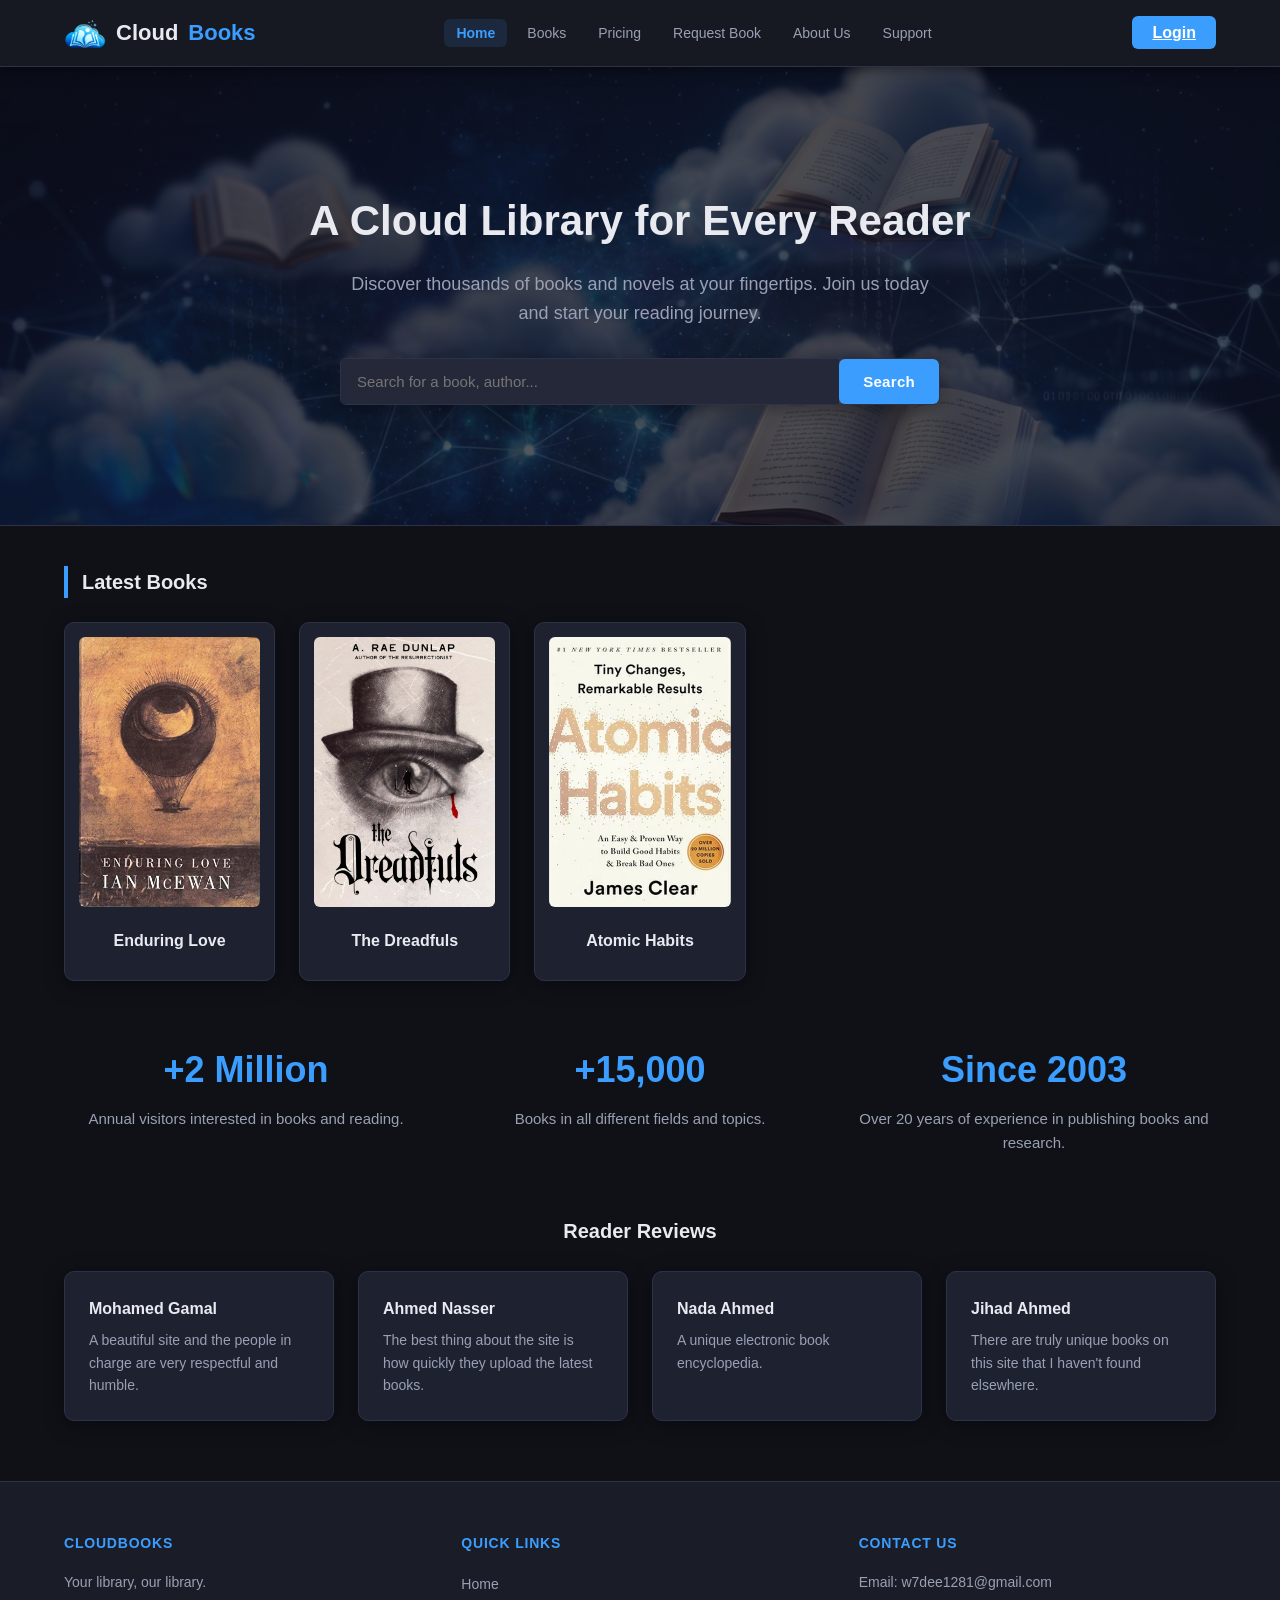
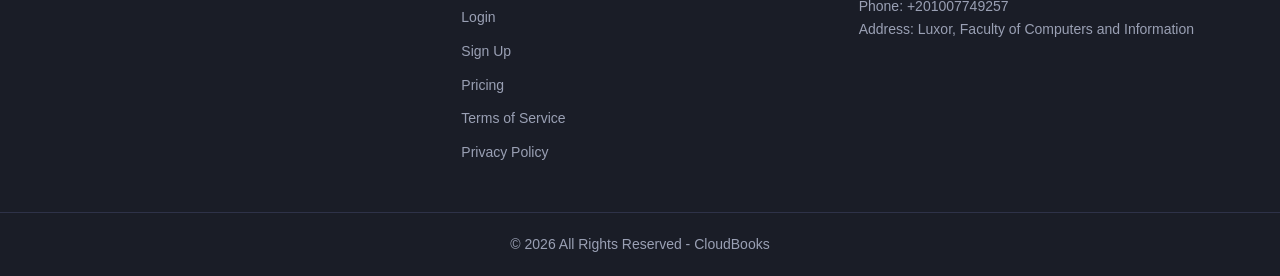
<file: index.html>
<!DOCTYPE html>
<html lang="en">
<head>
    <meta charset="UTF-8">
    <meta name="viewport" content="width=device-width, initial-scale=1.0">
    <title>Cloud Books</title> 
    <link rel="stylesheet" href="style.css">
    <link rel="icon" href="favicon.ico" type="image/x-icon">
</head>
<body>
<nav class="main-nav">
    <div class="nav-container">
        <div class="logo">
            <a href="index.html"><img src="logo.png" alt="CloudBooks Logo" class="nav-logo">Cloud<span>Books</span></a>
        </div>

        <ul class="nav-links">
            <li><a href="index.html">Home</a></li>
            <li><a href="books.html">Books</a></li>
            <li><a href="pricing.html">Pricing</a></li>
            <li><a href="request-book.html">Request Book</a></li>
            <li><a href="about.html">About Us</a></li>
            <li><a href="support.html">Support</a></li>
        </ul>

        <div class="nav-auth">
        </div>
    </div>
</nav>

<header class="hero">
    <div class="container">
        <h1>A Cloud Library for Every Reader</h1>
        <p>Discover thousands of books and novels at your fingertips. Join us today and start your reading journey.</p>
        <div class="hero-search-box">
            <input type="search" placeholder="Search for a book, author...">
            <button type="submit">Search</button>
        </div>
    </div>
</header>

<div class="container">
    <div class="section">
        <h2>Latest Books</h2>
        <div class="books">
            <div class="book">
                <img src="imgs/love.jpg" alt="Love Novel">
                <div class="title">Enduring Love</div>
            </div>
            <div class="book">
                <img src="imgs/28034.jpg" alt="Mystery Novel">
                <div class="title">The Dreadfuls</div>
            </div>
            <div class="book">
                <img src="imgs/fbb34384fb421fb3107406898b65d02c.webp" alt="Self Development">
                <div class="title">Atomic Habits</div>
            </div>
        </div>
    </div>

    <div class="stats">
        <div class="stat-item">
            <h3>+2 Million</h3>
            <p>Annual visitors interested in books and reading.</p>
        </div>
        <div class="stat-item">
            <h3>+15,000</h3>
            <p>Books in all different fields and topics.</p>
        </div>
        <div class="stat-item">
            <h3>Since 2003</h3>
            <p>Over 20 years of experience in publishing books and research.</p>
        </div>
    </div>

    <div class="section ratings">
        <h2 style="text-align: center; border: none; padding-left: 0;">Reader Reviews</h2>
        <div class="ratings-list">
            <div class="rating-item">
                <h5>Mohamed Gamal</h5>
                <p>A beautiful site and the people in charge are very respectful and humble.</p>
            </div>
            <div class="rating-item">
                <h5>Ahmed Nasser</h5>
                <p>The best thing about the site is how quickly they upload the latest books.</p>
            </div>
            <div class="rating-item">
                <h5>Nada Ahmed</h5>
                <p>A unique electronic book encyclopedia.</p>
            </div>
            <div class="rating-item">
                <h5>Jihad Ahmed</h5>
                <p>There are truly unique books on this site that I haven't found elsewhere.</p>
            </div>
        </div>
    </div>
</div>


<script src="script.js" defer></script>

<footer class="main-footer">
    <div class="footer-container">
        <div class="footer-section about">
            <h3>CloudBooks</h3>
            <p>Your library, our library.</p>
        </div>

        <div class="footer-section links">
            <h4>Quick Links</h4>
            <ul>
                <li><a href="index.html">Home</a></li>
                <li><a href="login.html">Login</a></li>
                <li><a href="register.html">Sign Up</a></li>
                <li><a href="pricing.html">Pricing</a></li>
                <li><a href="terms.html">Terms of Service</a></li>
                <li><a href="privacy.html">Privacy Policy</a></li>
            </ul>
        </div>

        <div class="footer-section contact">
            <h4>Contact Us</h4>
            <p>Email: w7dee1281@gmail.com</p>
            <p>Phone: +201007749257</p>
             <p>Address: Luxor, Faculty of Computers and Information</p>
        </div>
    </div>

    <div class="footer-bottom">
        <p>&copy; 2026 All Rights Reserved - CloudBooks</p>
    </div>
</footer>
</body>
</html>
</file>
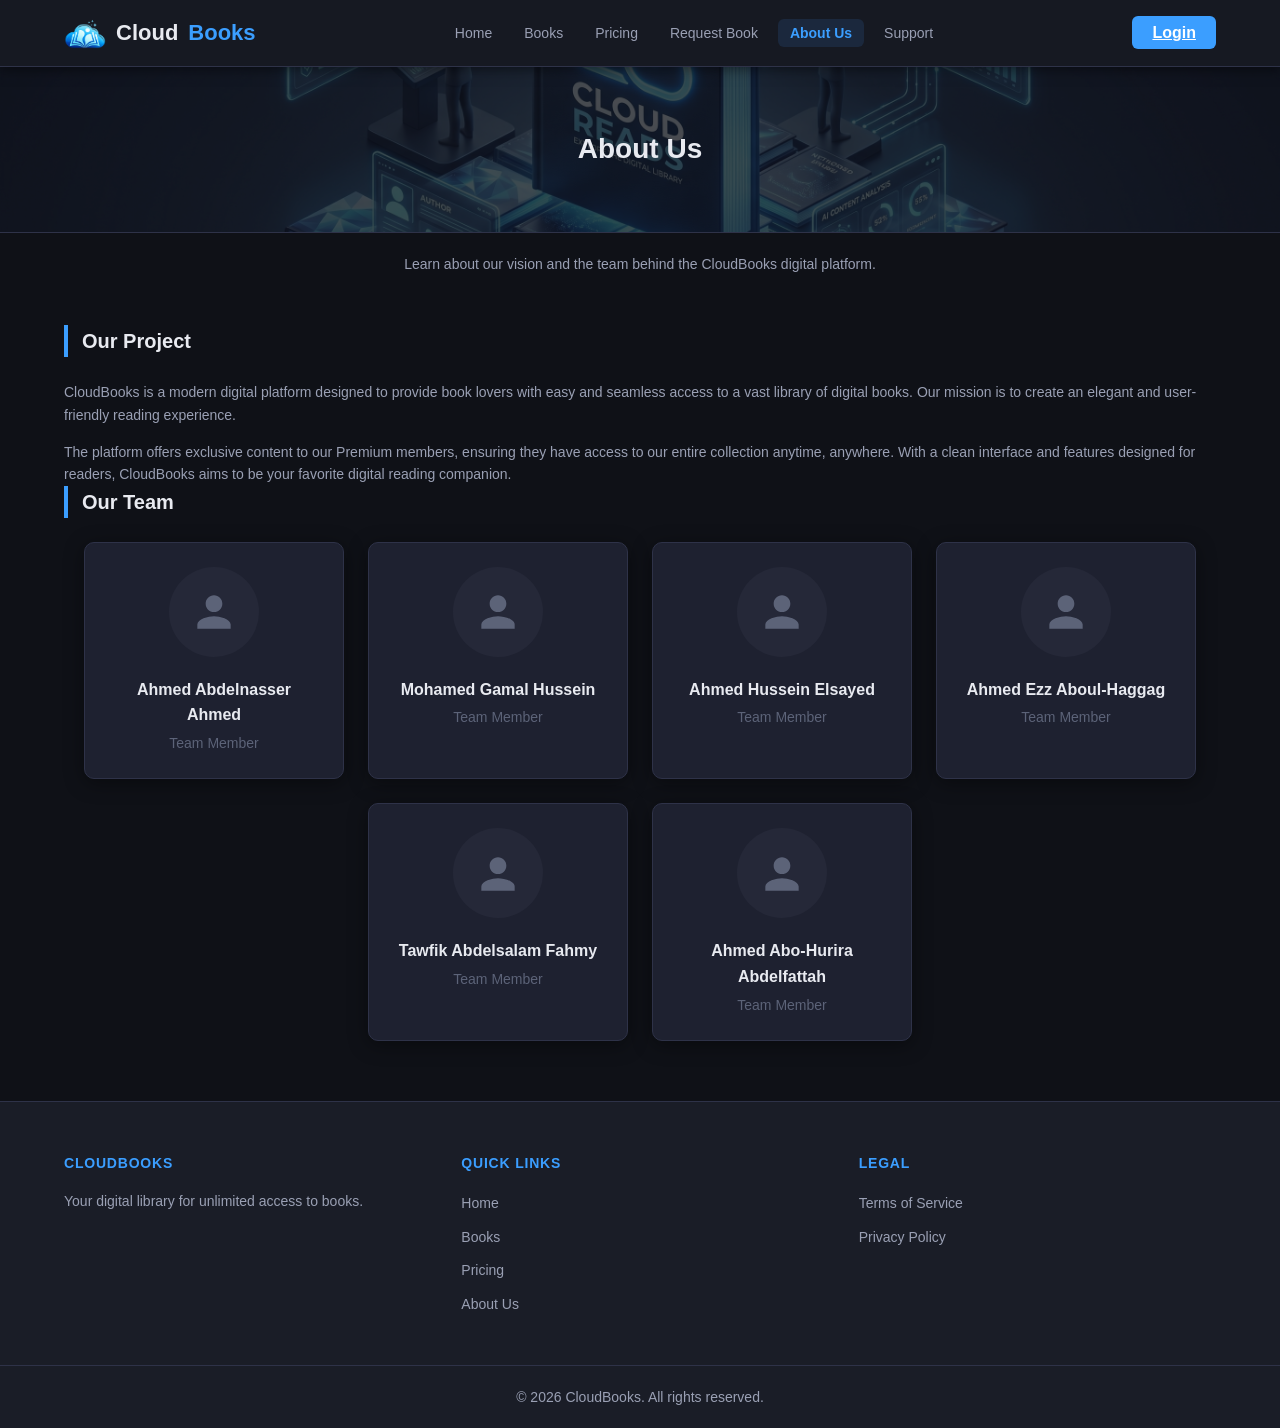
<file: about.html>
<!DOCTYPE html>
<html lang="en">
<head>
    <meta charset="UTF-8">
    <meta name="viewport" content="width=device-width, initial-scale=1.0">
    <title>About Us - CloudBooks</title>
    <link rel="stylesheet" href="style.css">
        <link rel="icon" href="favicon.ico" type="image/x-icon">
</head>
<body>

    <nav class="main-nav">
    <div class="nav-container">
        <div class="logo">
            <a href="index.html"><img src="logo.png" alt="CloudBooks Logo" class="nav-logo">Cloud<span>Books</span></a>
        </div>

        <ul class="nav-links">
            <li><a href="index.html">Home</a></li>
            <li><a href="books.html">Books</a></li>
            <li><a href="pricing.html">Pricing</a></li>
            <li><a href="request-book.html">Request Book</a></li>
            <li><a href="about.html">About Us</a></li>
            <li><a href="support.html">Support</a></li>
        </ul>

        <div class="nav-auth">
        </div>
    </div>
</nav>

    <header class="header-with-bg about-header">
        <h1>About Us</h1>
    </header>

    <main class="container">
        <div style="text-align: center; max-width: 700px; margin: -20px auto 50px;">
            <p>Learn about our vision and the team behind the CloudBooks digital platform.</p>
        </div>

        <section class="section">
            <h2>Our Project</h2>
            <p>
                CloudBooks is a modern digital platform designed to provide book lovers with easy and seamless access to a vast library of digital books. Our mission is to create an elegant and user-friendly reading experience.
            </p>
            <p style="margin-top: 15px;">
                The platform offers exclusive content to our Premium members, ensuring they have access to our entire collection anytime, anywhere. With a clean interface and features designed for readers, CloudBooks aims to be your favorite digital reading companion.
            </p>
        </section>

        <section class="section">
            <h2>Our Team</h2>
            <div class="team-grid">
                <div class="team-member">
                    <div class="team-avatar"></div>
                    <h4>Ahmed Abdelnasser Ahmed</h4>
                    <p class="team-role">Team Member</p>
                </div>
                <div class="team-member">
                    <div class="team-avatar"></div>
                    <h4>Mohamed Gamal Hussein</h4>
                    <p class="team-role">Team Member</p>
                </div>
                <div class="team-member">
                    <div class="team-avatar"></div>
                    <h4>Ahmed Hussein Elsayed</h4>
                    <p class="team-role">Team Member</p>
                </div>
                <div class="team-member">
                    <div class="team-avatar"></div>
                    <h4>Ahmed Ezz Aboul-Haggag</h4>
                    <p class="team-role">Team Member</p>
                </div>
                <div class="team-member">
                    <div class="team-avatar"></div>
                    <h4>Tawfik Abdelsalam Fahmy</h4>
                    <p class="team-role">Team Member</p>
                </div>
                <div class="team-member">
                    <div class="team-avatar"></div>
                    <h4>Ahmed Abo-Hurira Abdelfattah</h4>
                    <p class="team-role">Team Member</p>
                </div>
            </div>
        </section>
    </main>

    <footer class="main-footer">
        <div class="footer-container">
            <div class="footer-section">
                <h4>CloudBooks</h4>
                <p>Your digital library for unlimited access to books.</p>
            </div>
            <div class="footer-section">
                <h4>Quick Links</h4>
                <ul>
                    <li><a href="index.html">Home</a></li>
                    <li><a href="books.html">Books</a></li>
                    <li><a href="pricing.html">Pricing</a></li>
                    <li><a href="about.html">About Us</a></li>
                </ul>
            </div>
            <div class="footer-section">
                <h4>Legal</h4>
                <ul>
                    <li><a href="#">Terms of Service</a></li>
                    <li><a href="#">Privacy Policy</a></li>
                </ul>
            </div>
        </div>
        <div class="footer-bottom">
            <p>&copy; 2026 CloudBooks. All rights reserved.</p>
        </div>
    </footer>

    <script src="script.js"></script>
</body>
</html>
</file>
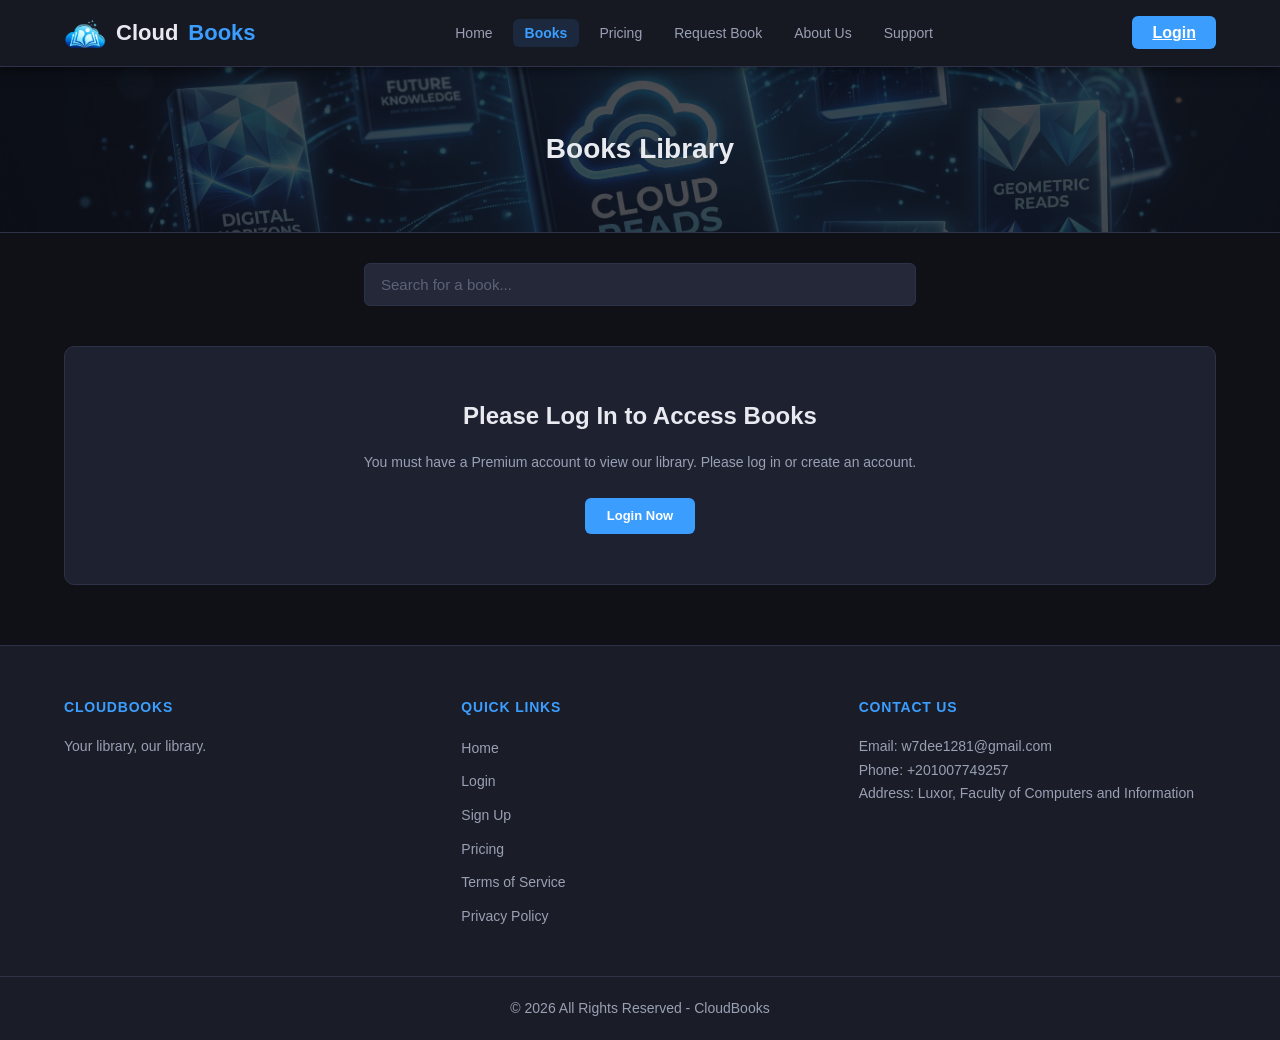
<file: books.html>
<!DOCTYPE html>
<html lang="en">
<head>
    <meta charset="UTF-8">
    <meta name="viewport" content="width=device-width, initial-scale=1.0">
    <title>Books Library - CloudBooks</title>
    <link rel="stylesheet" href="style.css">
        <link rel="icon" href="favicon.ico" type="image/x-icon">

</head>
<body>
<nav class="main-nav">
    <div class="nav-container">
        <div class="logo">
            <a href="index.html"><img src="logo.png" alt="CloudBooks Logo" class="nav-logo">Cloud<span>Books</span></a>
        </div>

        <ul class="nav-links">
            <li><a href="index.html">Home</a></li>
            <li><a href="books.html">Books</a></li>
            <li><a href="pricing.html">Pricing</a></li>
            <li><a href="request-book.html">Request Book</a></li>
            <li><a href="about.html">About Us</a></li>
            <li><a href="support.html">Support</a></li>
        </ul>

        <div class="nav-auth">
        </div>
    </div>
</nav>
    <header class="header-with-bg books-header">
        <h1>Books Library</h1>
    </header>

    <div class="search-box">
        <input type="text" id="searchInput" placeholder="Search for a book...">
    </div>

    <div class="container">
        <div id="booksList">
        <div class="section">
            <h2>Novels</h2>
            <div class="books">
                <div class="book">
                    <img src="imgs/love.jpg" alt="Love Novel">
                    <div class="title">Enduring Love</div>
                    <a href="#" class="btn">Read Now</a>
                </div>
                <div class="book">
                    <img src="imgs/s-l500.webp" alt="Horror Novel">
                    <div class="title">The Ruins</div>
                    <a href="#" class="btn">Read Now</a>
                </div>
                <div class="book">
                    <img src="imgs/28034.jpg" alt="Mystery Novel">
                    <div class="title">The Dreadfuls</div>
                    <a href="#" class="btn">Read Now</a>
                </div>
                <div class="book">
                    <img src="imgs/2dd565eef92126f81de308750e8ca132.webp" alt="Adventure Novel">
                    <div class="title">Heart of Darkness</div>
                    <a href="#" class="btn">Read Now</a>
                </div>
            </div>
        </div>

        <div class="section">
            <h2>Scientific Books</h2>
            <div class="books">
                <div class="book">
                    <img src="imgs/81iBEx-cNZS.webp" alt="General Physics">
                    <div class="title">Fundamentals of Physics</div>
                    <a href="#" class="btn">Read Now</a>
                </div>
                <div class="book">
                    <img src="imgs/51RSWqRtfFL.webp" alt="Organic Chemistry">
                    <div class="title">Organic Chemistry</div>
                    <a href="#" class="btn">Read Now</a>
                </div>
            </div>
        </div>

        <div class="section">
            <h2>Personal Development</h2>
            <div class="books">
                <div class="book">
                    <img src="imgs/fbb34384fb421fb3107406898b65d02c.webp" alt="Self Development">
                    <div class="title">Atomic Habits</div>
                    <a href="#" class="btn">Read Now</a>
                </div>
            </div>
        </div>

        <div class="section">
            <h2>History</h2>
            <div class="books">
                <div class="book">
                    <img src="imgs/51k1tPrqQyL.webp" alt="History of Egypt">
                    <div class="title">Pharaohs of Ancient Egypt</div>
                    <a href="#" class="btn">Read Now</a>
                </div>
                <div class="book">
                    <img src="imgs/71bipt736lL._SL1500_.jpg" alt="History of Greece">
                    <div class="title">History of Greece</div>
                    <a href="#" class="btn">Read Now</a>
                </div>
                <div class="book">
                    <img src="imgs/91kkbBIREmL._SY466_.jpg" alt="History of Iraq">
                    <div class="title">History of Iran</div>
                    <a href="#" class="btn">Read Now</a>
                </div>
            </div>
        </div>
        </div>
        <div id="accessDeniedContainer" style="display: none;"></div>
    </div>

<footer class="main-footer">
    <div class="footer-container">
        <div class="footer-section about">
            <h3>CloudBooks</h3>
            <p>Your library, our library.</p>
        </div>

        <div class="footer-section links">
            <h4>Quick Links</h4>
            <ul>
                <li><a href="index.html">Home</a></li>
                <li><a href="login.html">Login</a></li>
                <li><a href="register.html">Sign Up</a></li>
                <li><a href="pricing.html">Pricing</a></li>
                <li><a href="terms.html">Terms of Service</a></li>
                <li><a href="privacy.html">Privacy Policy</a></li>
            </ul>
        </div>

        <div class="footer-section contact">
            <h4>Contact Us</h4>
            <p>Email: w7dee1281@gmail.com</p>
            <p>Phone: +201007749257</p>
            <p>Address: Luxor, Faculty of Computers and Information</p>
        </div>
    </div>

    <div class="footer-bottom">
        <p>&copy; 2026 All Rights Reserved - CloudBooks</p>
    </div>
</footer>
<script src="script.js" defer></script>
</body>
</html>
</file>
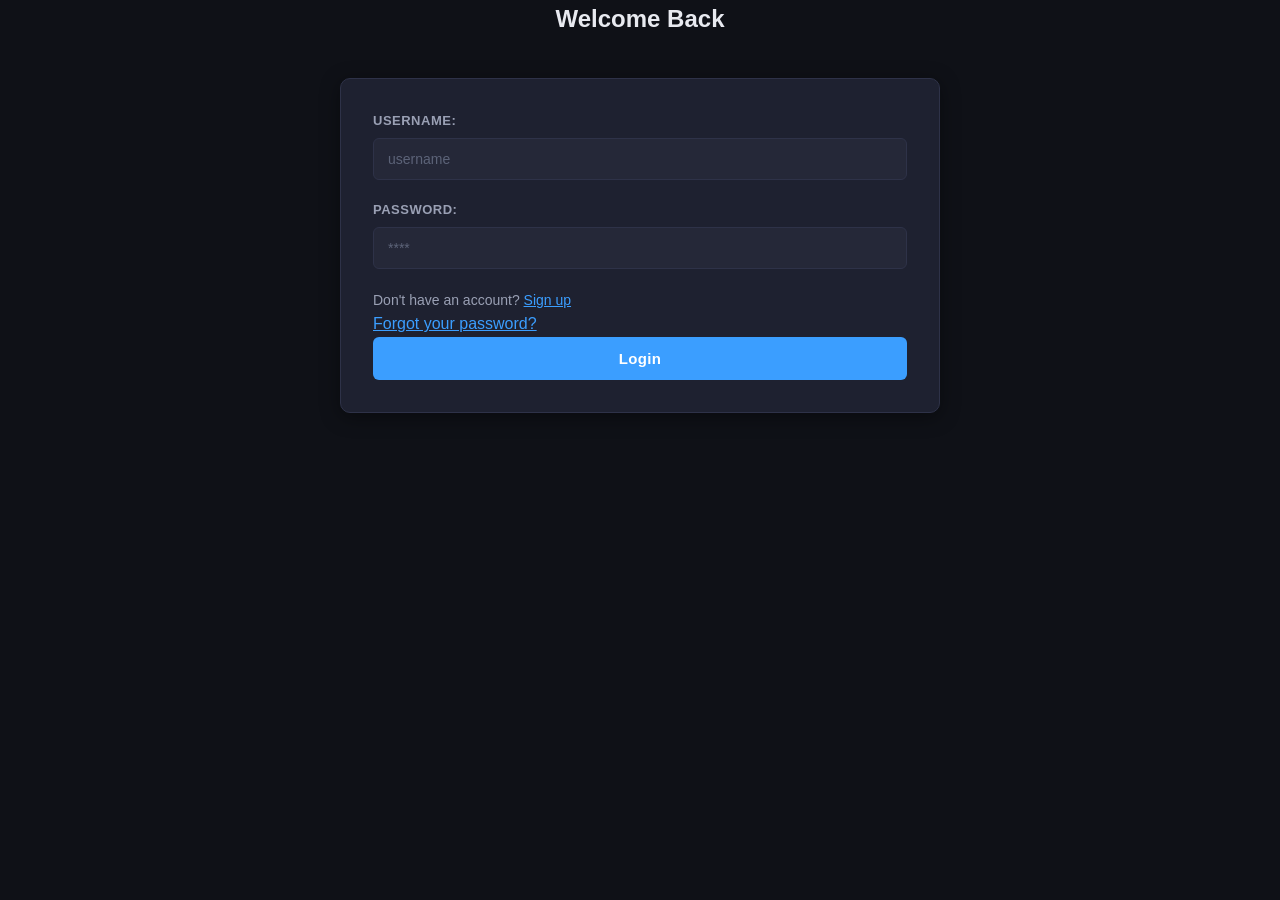
<file: checkout.html>
<!DOCTYPE html>
<html lang="en">
<head>
    <meta charset="UTF-8">
    <meta name="viewport" content="width=device-width, initial-scale=1.0">
    <title>Checkout - CloudBooks</title>
    <link rel="stylesheet" href="style.css">
    <link rel="icon" href="favicon.ico" type="image/x-icon">
</head>
<body>

    <nav class="main-nav">
        <div class="nav-container">
            <div class="logo">
                <a href="index.html"><img src="logo.png" alt="CloudBooks Logo" class="nav-logo">Cloud<span>Books</span></a>
            </div>
            <ul class="nav-links">
                <li><a href="index.html">Home</a></li>
                <li><a href="books.html">Books</a></li>
                <li><a href="pricing.html">Pricing</a></li>
                <li><a href="request-book.html">Request Book</a></li>
                <li><a href="about.html">About Us</a></li>
                <li><a href="support.html">Support</a></li>
            </ul>
            <div class="nav-auth">
            </div>
        </div>
    </nav>

    <header>
        <h1>Complete Your Purchase</h1>
    </header>

    <main class="container">
        <form id="checkoutForm" style="max-width: 600px; margin: 40px auto;">
            <div class="pricing-card" style="border-top: none; padding: 20px; margin-bottom: 30px; text-align: left;">
                <h3>Premium Plan</h3>
                <div class="price" style="font-size: 32px; margin-bottom: 20px;">$49.99 <span style="font-size: 16px; color: var(--text-secondary); font-weight: 400;">One-Time Payment</span></div>
                <ul class="pricing-features">
                    <li>Unlimited access to all books</li>
                    <li>New books added every week</li>
                    <li>Download books for offline reading</li>
                    <li>Priority customer support</li>
                </ul>
            </div>

            <section class="section">
                <h2>Payment Method</h2>
                <div class="payment-methods">
                    <label for="visa" class="payment-method">
                        <input type="radio" id="visa" name="payment" value="visa" checked>
                        <img src="imgs/visa.svg" alt="Visa">
                    </label>
                    <label for="fawry" class="payment-method">
                        <input type="radio" id="fawry" name="payment" value="fawry">
                        <img src="imgs/fawry.png" alt="Fawry" style="filter: invert(1) brightness(2);">
                    </label>
                    <label for="paypal" class="payment-method">
                        <input type="radio" id="paypal" name="payment" value="paypal">
                        <img src="https://upload.wikimedia.org/wikipedia/commons/b/b5/PayPal.svg" alt="PayPal">
                    </label>
                </div>
            </section>

            <button type="submit" class="btn-primary">Proceed to Payment ($49.99)</button>
        </form>
    </main>

    <footer class="main-footer">
        <div class="footer-container">
            <div class="footer-section about">
                <h3>CloudBooks</h3>
                <p>Your library, our library.</p>
            </div>
            <div class="footer-section links">
                <h4>Quick Links</h4>
                <ul>
                    <li><a href="index.html">Home</a></li>
                    <li><a href="login.html">Login</a></li>
                    <li><a href="register.html">Sign Up</a></li>
                    <li><a href="pricing.html">Pricing</a></li>
                    <li><a href="terms.html">Terms of Service</a></li>
                    <li><a href="privacy.html">Privacy Policy</a></li>
                </ul>
            </div>
            <div class="footer-section contact">
                <h4>Contact Us</h4>
                <p>Email: w7dee1281@gmail.com</p>
                <p>Phone: +201007749257</p>
                <p>Address: Luxor, Faculty of Computers and Information</p>
            </div>
        </div>
        <div class="footer-bottom">
            <p>&copy; 2026 All Rights Reserved - CloudBooks</p>
        </div>
    </footer>

    <script src="script.js"></script>
</body>
</html>
</file>
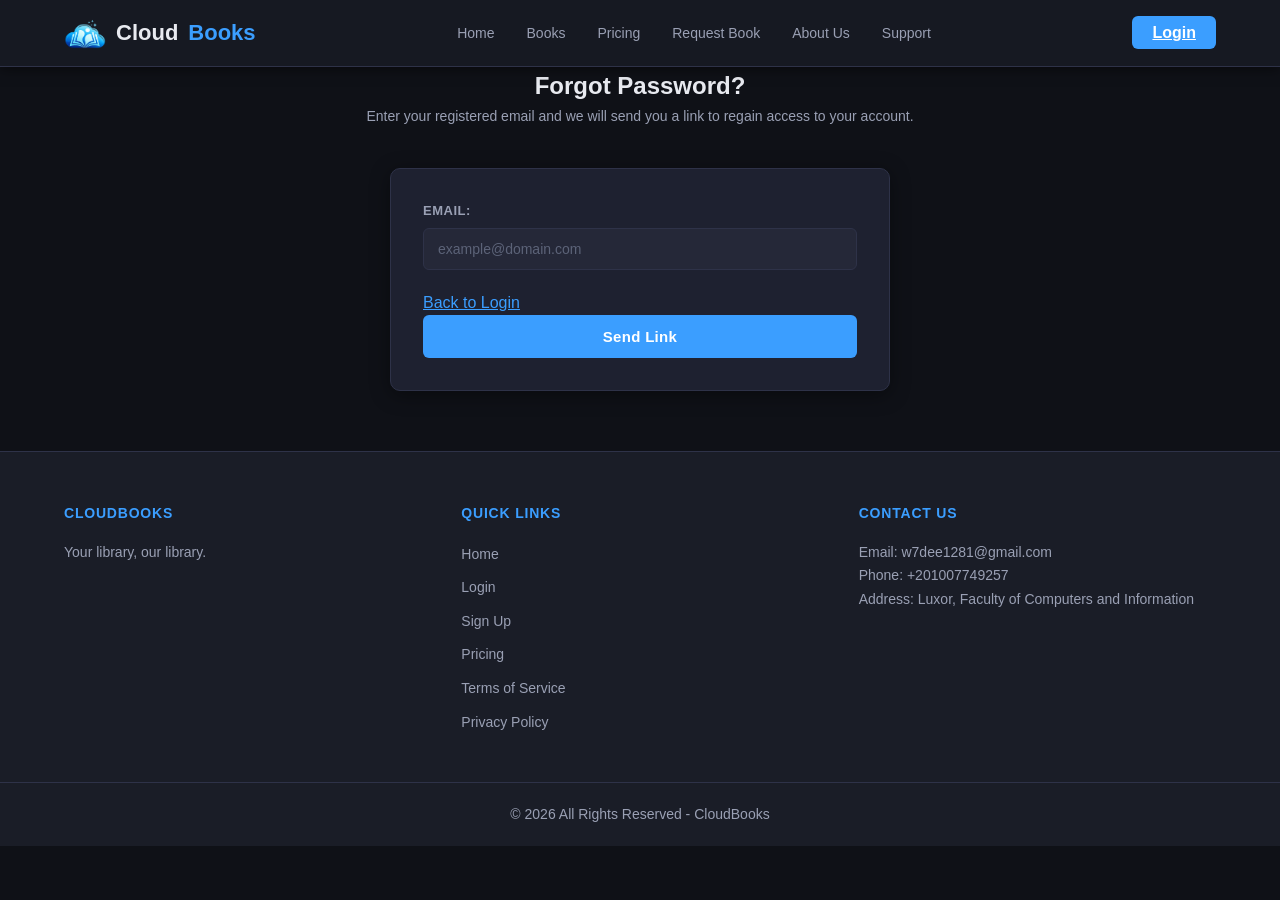
<file: forpassword.html>
<!DOCTYPE html>
<head>
    <title>Password Recovery - CloudBooks</title>
    <link rel="stylesheet" href="style.css">
    <link rel="icon" href="favicon.ico" type="image/x-icon">
<body>
<nav class="main-nav">
    <div class="nav-container">
        <div class="logo">
            <a href="index.html"><img src="logo.png" alt="CloudBooks Logo" class="nav-logo">Cloud<span>Books</span></a>
        </div>

        <ul class="nav-links">
            <li><a href="index.html">Home</a></li>
            <li><a href="books.html">Books</a></li>
            <li><a href="pricing.html">Pricing</a></li>
            <li><a href="request-book.html">Request Book</a></li>
            <li><a href="about.html">About Us</a></li>
            <li><a href="support.html">Support</a></li>
        </ul>

        <div class="nav-auth">
            <a href="login.html" class="btn-login">Login</a>
        </div>
    </div>
</nav>
    <div class="password-forget">
        <h2 style="text-align: center;">Forgot Password?</h2>
        <p class="description" style="text-align: center;">Enter your registered email and we will send you a link to regain access to your account.</p>
        
        <form>
            <div class="forgpassword-email">
                <label for="email-forget">Email: </label>
                <input type="email" id="email-forget" name="email-forget" placeholder="example@domain.com" required>
            </div>
        <div class="extra-links">
            <a href="login.html">Back to Login</a> 
        </div>
            <button type="submit" class="btn-forget">Send Link</button>
        </form>


    </div>

<script src="script.js" defer></script>
</body>

    
<footer class="main-footer">
    <div class="footer-container">
        <div class="footer-section about">
            <h3>CloudBooks</h3>
            <p>Your library, our library.</p>
        </div>

        <div class="footer-section links">
            <h4>Quick Links</h4>
            <ul>
                <li><a href="index.html">Home</a></li>
                <li><a href="login.html">Login</a></li>
                <li><a href="register.html">Sign Up</a></li>
                <li><a href="pricing.html">Pricing</a></li>
                <li><a href="terms.html">Terms of Service</a></li>
                <li><a href="privacy.html">Privacy Policy</a></li>
            </ul>
        </div>

        <div class="footer-section contact">
            <h4>Contact Us</h4>
            <p>Email: w7dee1281@gmail.com</p>
            <p>Phone: +201007749257</p>
            <p>Address: Luxor, Faculty of Computers and Information</p>
        </div>
    </div>

    <div class="footer-bottom">
        <p>&copy; 2026 All Rights Reserved - CloudBooks</p>
    </div>
</footer>
</html>
</file>
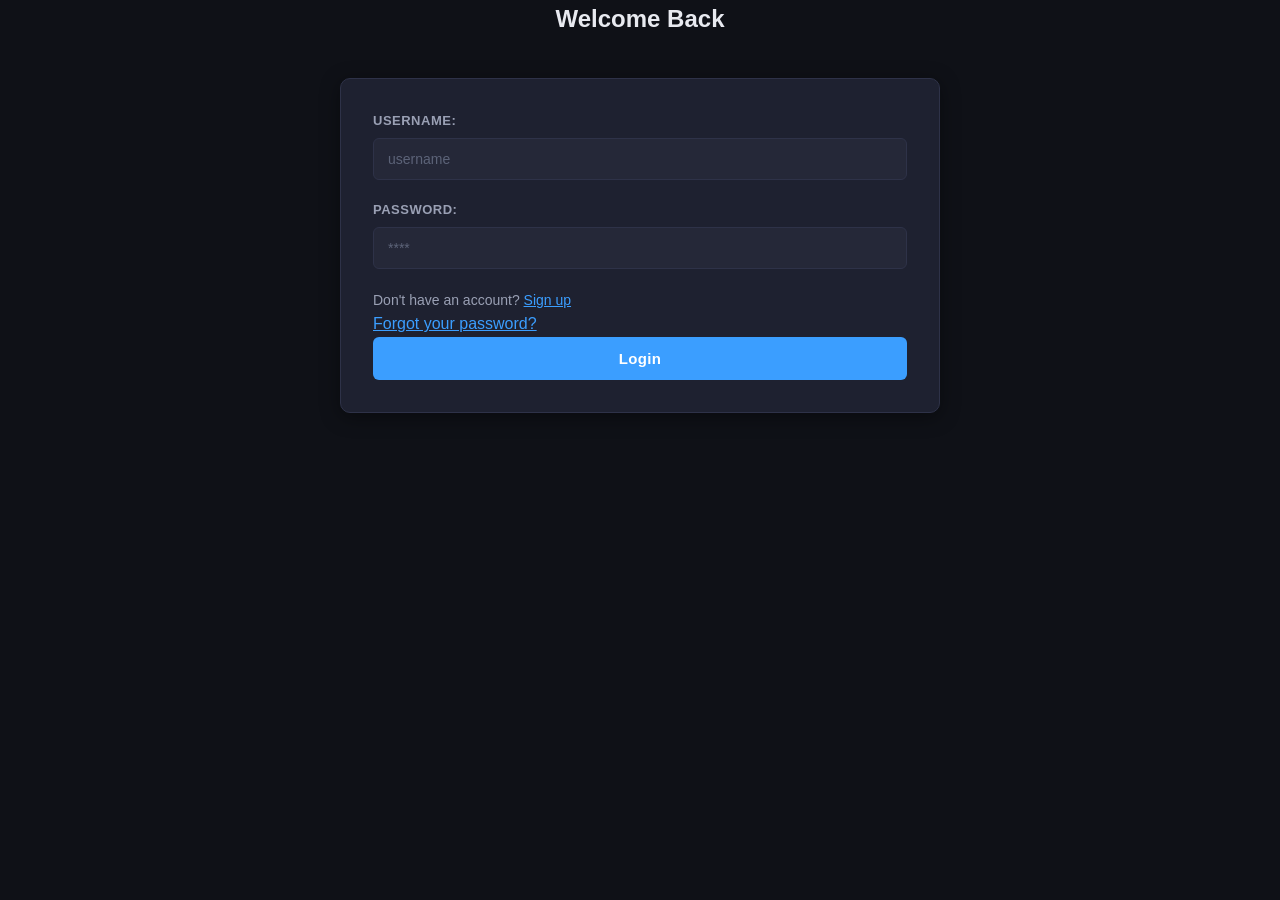
<file: login.html>
<!DOCTYPE html>
<html>
    <head>
        <title>Sign in - CloudBooks</title>
        <link rel="stylesheet" href="style.css">
    </head>
    <body>
 <h2 style="text-align: center;">Welcome Back</h2>
 <form class="lr-form">
 <label for="user-log">Username:</label>
 <input type="text" id="user-log" name="user-log"placeholder="username" required><br>
 
  <label for="password-log">Password:</label>
 <input type="password" id="password-log" name="password-log" placeholder="****" required><br>
<p>Don't have an account? <a href="register.html"> Sign up</a></p>
<a href="forpassword.html"> Forgot your password?</a>  <br>   
 <input type="submit" value="Login">
 </form>
 <script src="script.js" defer></script>
    </body>

</html>
</file>
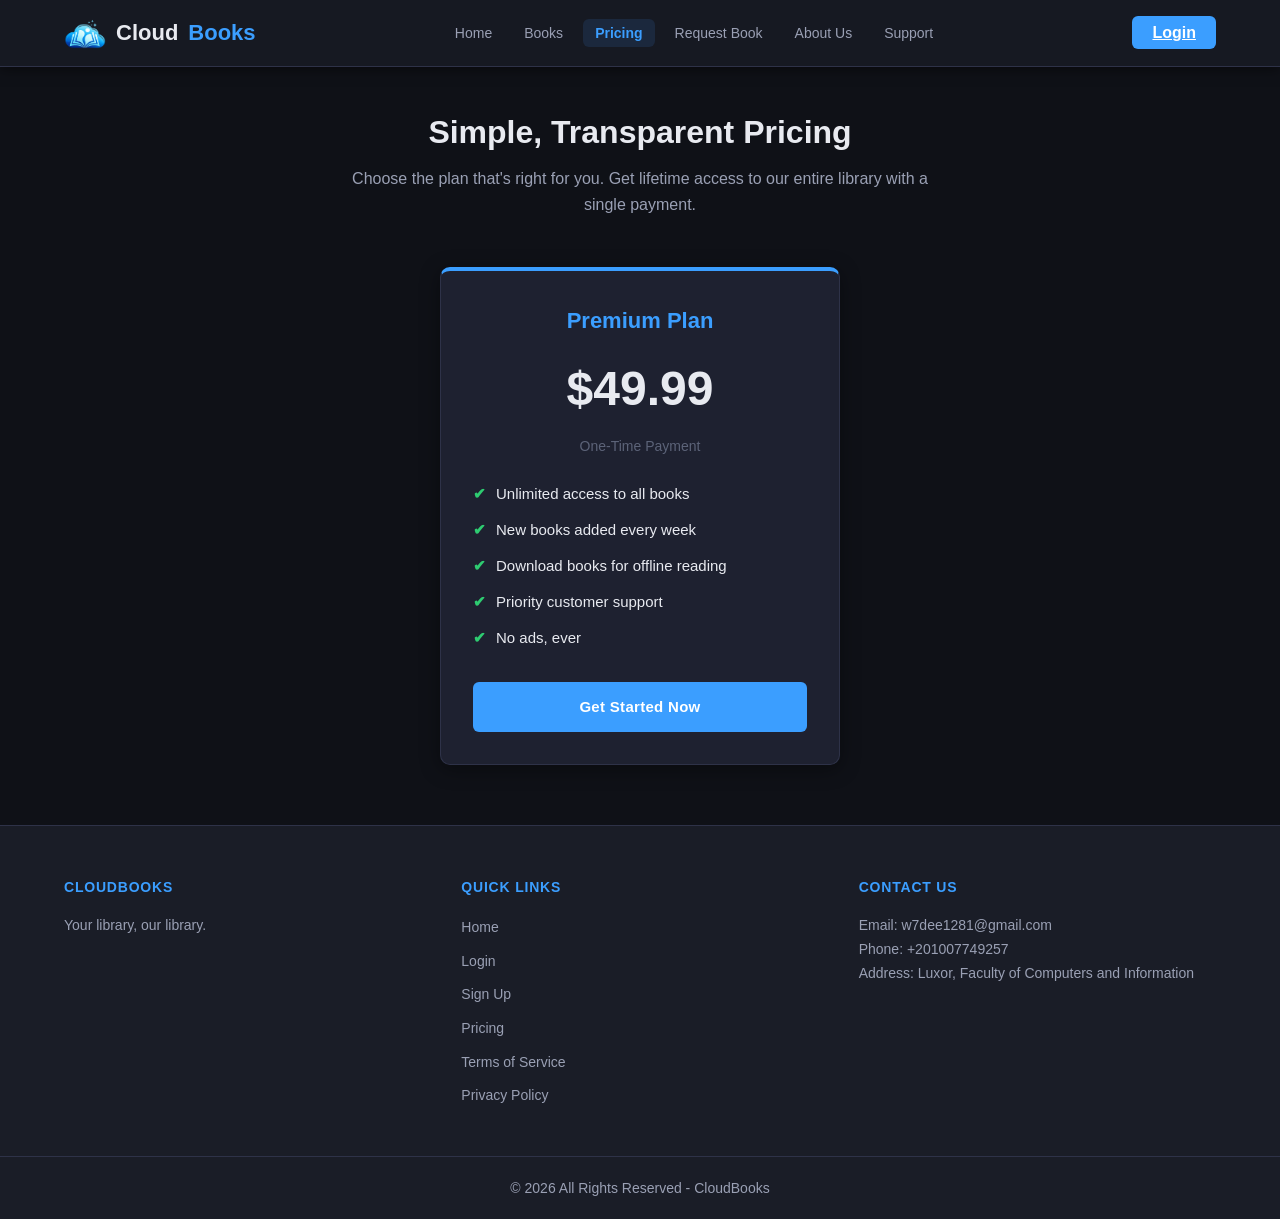
<file: pricing.html>
<!DOCTYPE html>
<html>
<head>
<title>Pricing - CloudBooks</title>
<link rel="stylesheet" href="style.css">
    <link rel="icon" href="favicon.ico" type="image/x-icon">
<meta charset="utf-8">
</head>
<body>
        <nav class="main-nav">
    <div class="nav-container">
        <div class="logo">
            <a href="index.html"><img src="logo.png" alt="CloudBooks Logo" class="nav-logo">Cloud<span>Books</span></a>
        </div>

        <ul class="nav-links">
            <li><a href="index.html">Home</a></li>
            <li><a href="books.html">Books</a></li>
            <li><a href="pricing.html">Pricing</a></li>
            <li><a href="request-book.html">Request Book</a></li>
            <li><a href="about.html">About Us</a></li>
            <li><a href="support.html">Support</a></li>
        </ul>

        <div class="nav-auth">
        </div>
    </div>
</nav>

<div class="container">
    <div class="pricing-header">
        <h1>Simple, Transparent Pricing</h1>
        <p>Choose the plan that's right for you. Get lifetime access to our entire library with a single payment.</p>
    </div>

    <div class="pricing-card">
        <h3>Premium Plan</h3>
        <div class="price">$49.99</div>
        <p class="price-desc">One-Time Payment</p>
        
        <ul class="pricing-features">
            <li>Unlimited access to all books</li>
            <li>New books added every week</li>
            <li>Download books for offline reading</li>
            <li>Priority customer support</li>
            <li>No ads, ever</li>
        </ul>
        
        <a href="#" id="getStartedBtn" class="btn-pricing">Get Started Now</a>
    </div>
</div>

<script src="script.js" defer></script>
<footer class="main-footer">
    <div class="footer-container">
        <div class="footer-section about">
            <h3>CloudBooks</h3>
            <p>Your library, our library.</p>
        </div>

        <div class="footer-section links">
            <h4>Quick Links</h4>
            <ul>
                <li><a href="index.html">Home</a></li>
                <li><a href="login.html">Login</a></li>
                <li><a href="register.html">Sign Up</a></li>
                <li><a href="pricing.html">Pricing</a></li>
                <li><a href="terms.html">Terms of Service</a></li>
                <li><a href="privacy.html">Privacy Policy</a></li>
            </ul>
        </div>

        <div class="footer-section contact">
            <h4>Contact Us</h4>
            <p>Email: w7dee1281@gmail.com</p>
            <p>Phone: +201007749257</p>
            <p>Address: Luxor, Faculty of Computers and Information</p>
        </div>
    </div>

    <div class="footer-bottom">
        <p>&copy; 2026 All Rights Reserved - CloudBooks</p>
    </div>
</footer>
</body>
</html>
</file>
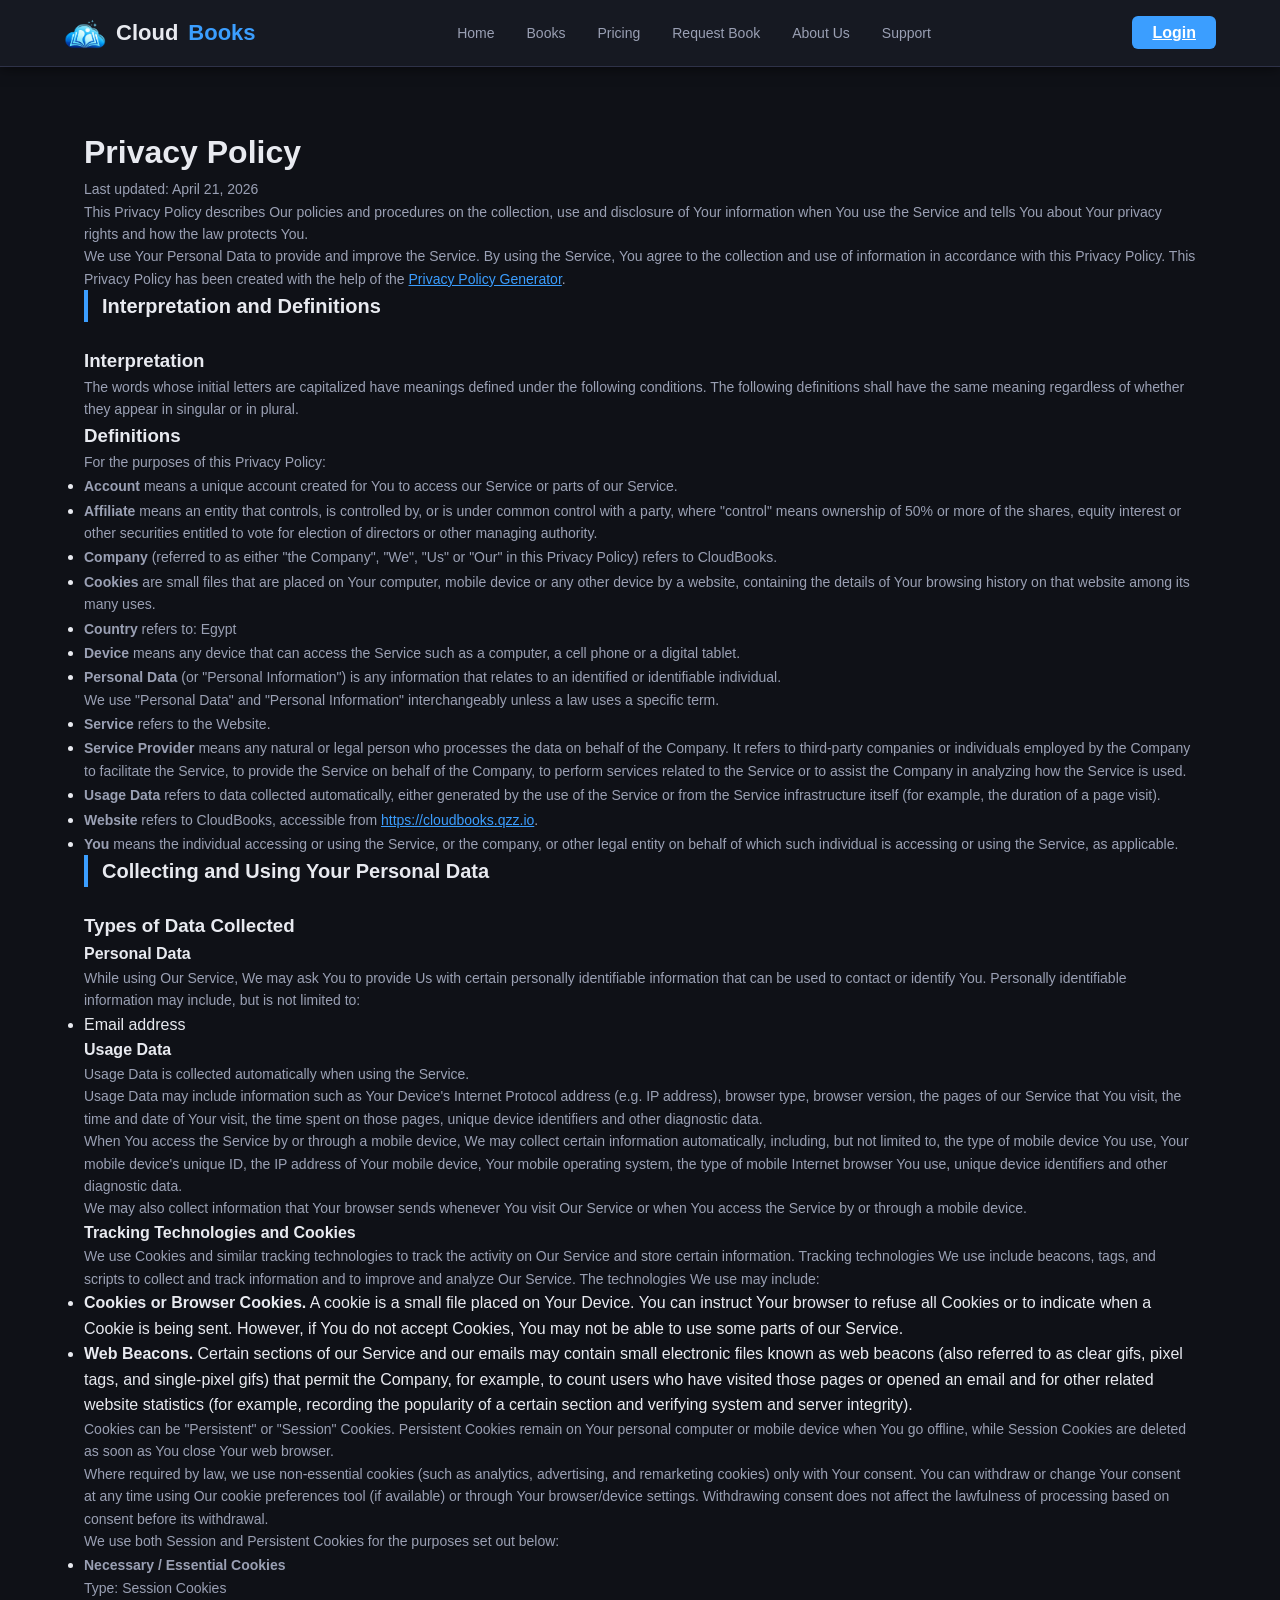
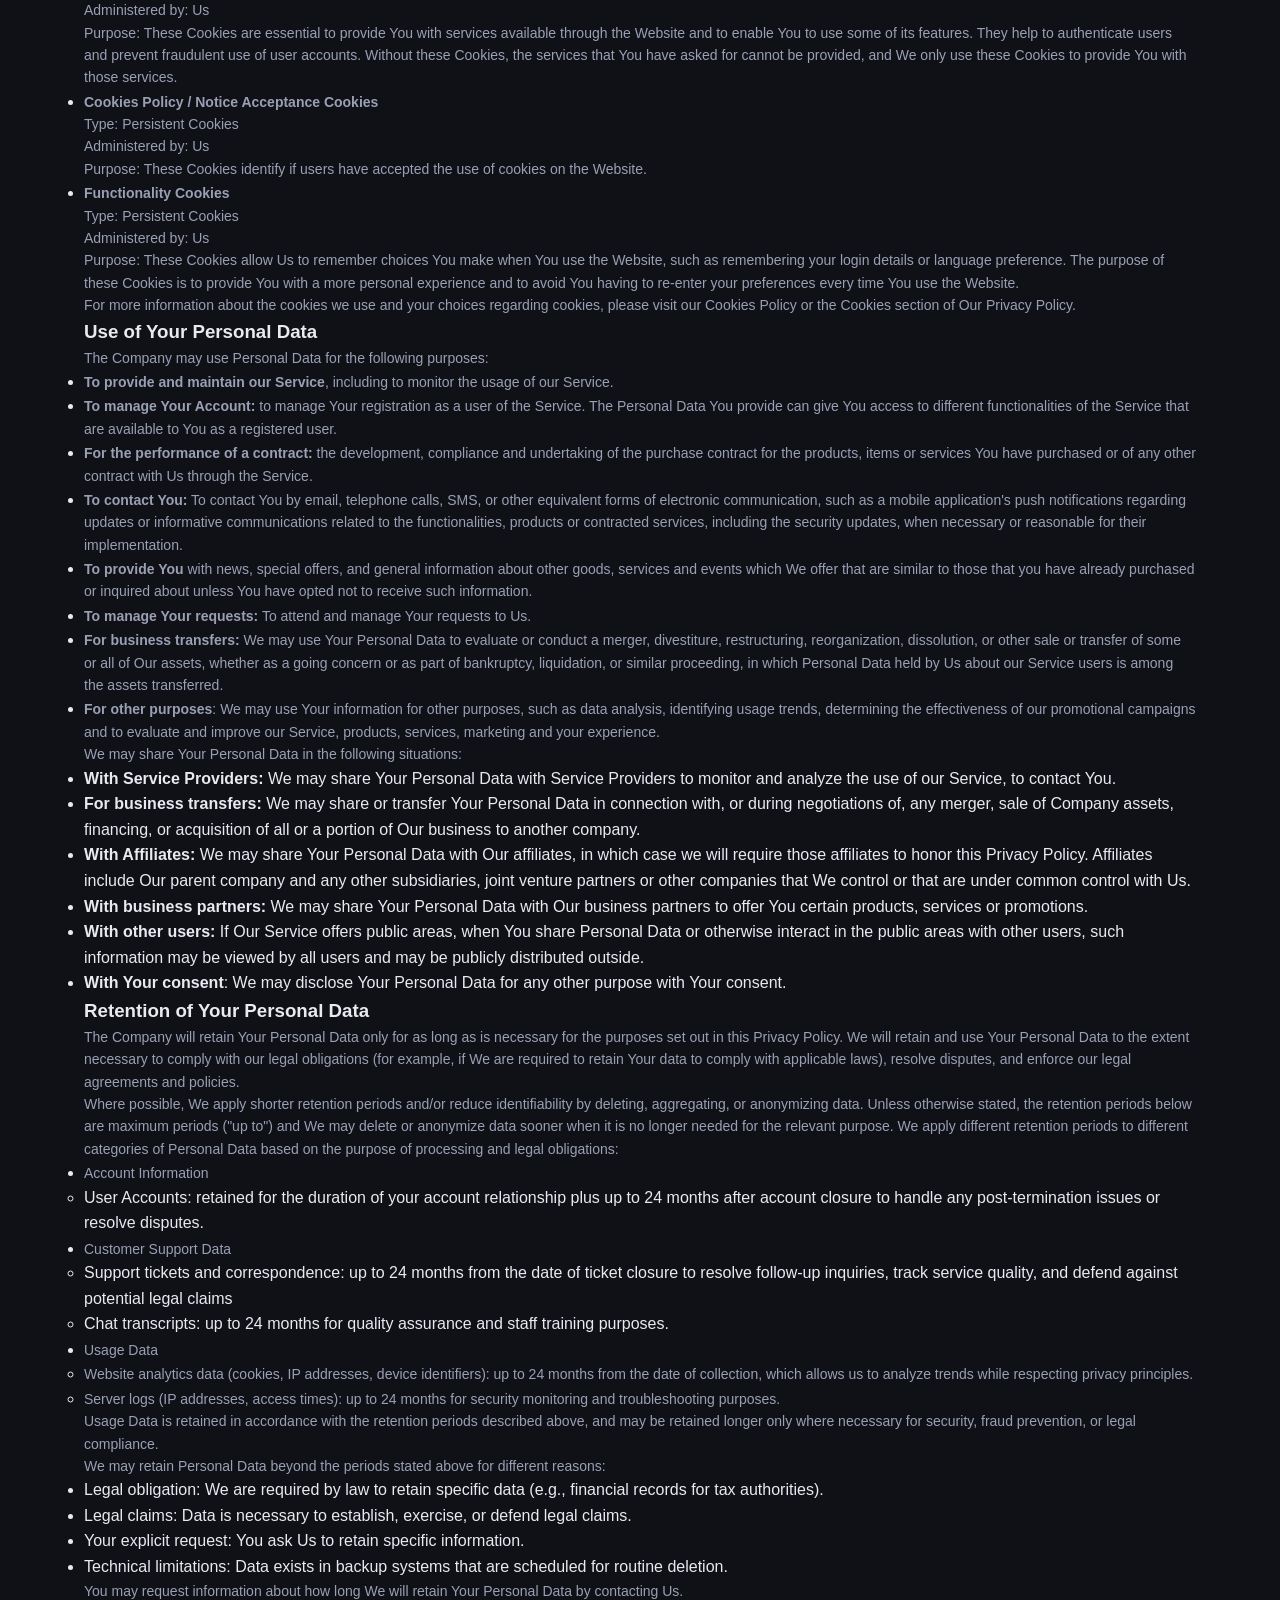
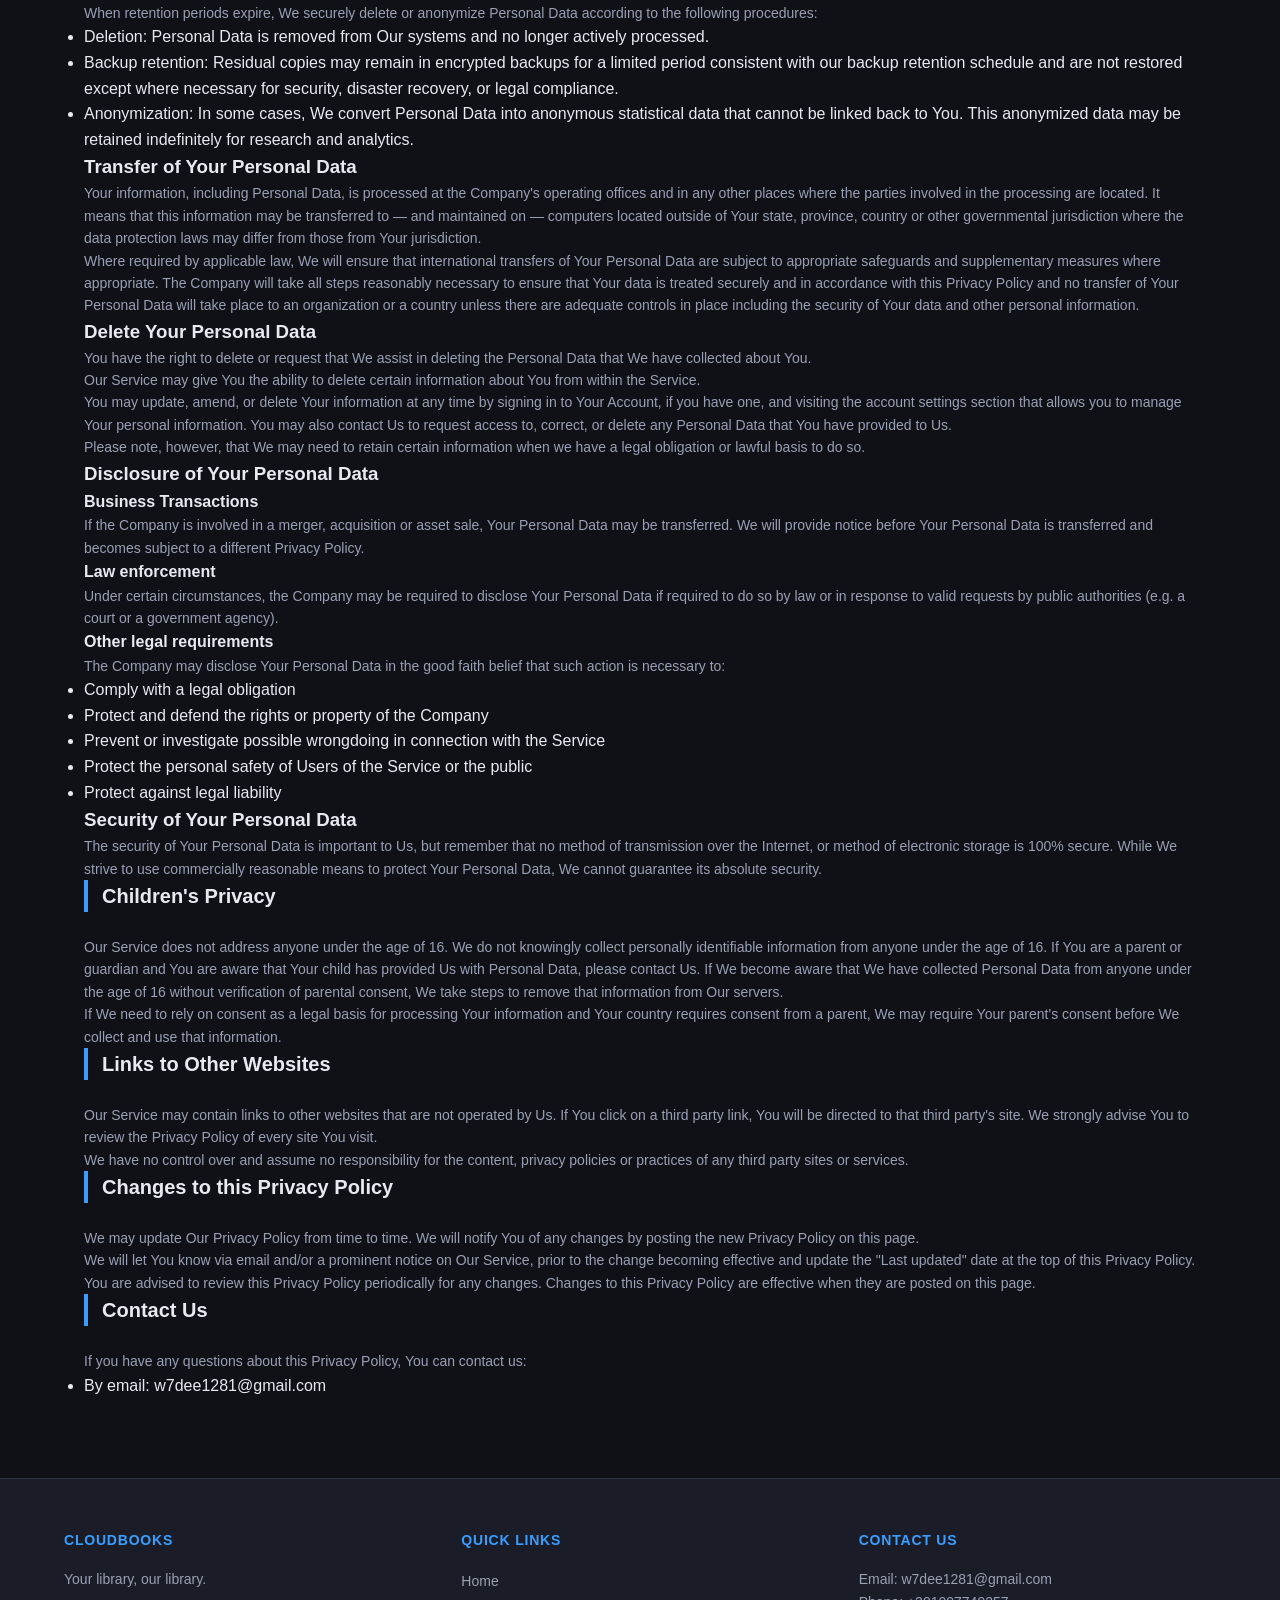
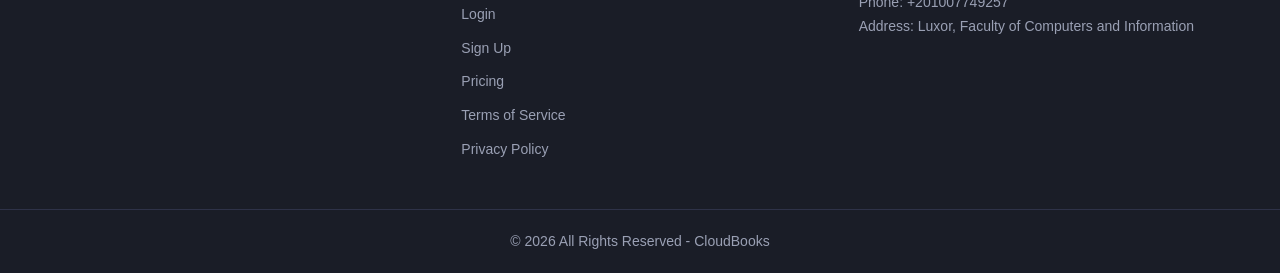
<file: privacy.html>
<!DOCTYPE html>
<html>
<head>
<title>Privacy Policy</title>
<link rel="stylesheet" href="style.css">
    <link rel="icon" href="favicon.ico" type="image/x-icon">
</head>
<body>
    <nav class="main-nav">
    <div class="nav-container">
        <div class="logo">
            <a href="index.html"><img src="logo.png" alt="CloudBooks Logo" class="nav-logo">Cloud<span>Books</span></a>
        </div>

        <ul class="nav-links">
            <li><a href="index.html">Home</a></li>
            <li><a href="books.html">Books</a></li>
            <li><a href="pricing.html">Pricing</a></li>
            <li><a href="request-book.html">Request Book</a></li>
            <li><a href="about.html">About Us</a></li>
            <li><a href="support.html">Support</a></li>
        </ul>

        <div class="nav-auth">
        </div>
    </div>
</nav>
<div class="container">
    <div style="text-align: left; padding: 20px;">
        <h1>Privacy Policy</h1>
        <p>Last updated: April 21, 2026</p>
        <p>This Privacy Policy describes Our policies and procedures on the collection, use and disclosure of Your information when You use the Service and tells You about Your privacy rights and how the law protects You.</p>
        <p>We use Your Personal Data to provide and improve the Service. By using the Service, You agree to the collection and use of information in accordance with this Privacy Policy. This Privacy Policy has been created with the help of the <a href="https://www.termsfeed.com/privacy-policy-generator/" target="_blank">Privacy Policy Generator</a>.</p>
        <div class="section">
            <h2>Interpretation and Definitions</h2>
            <h3>Interpretation</h3>
            <p>The words whose initial letters are capitalized have meanings defined under the following conditions. The following definitions shall have the same meaning regardless of whether they appear in singular or in plural.</p>
            <h3>Definitions</h3>
            <p>For the purposes of this Privacy Policy:</p>
            <ul>
            <li>
            <p><strong>Account</strong> means a unique account created for You to access our Service or parts of our Service.</p>
            </li>
            <li>
            <p><strong>Affiliate</strong> means an entity that controls, is controlled by, or is under common control with a party, where &quot;control&quot; means ownership of 50% or more of the shares, equity interest or other securities entitled to vote for election of directors or other managing authority.</p>
            </li>
            <li>
            <p><strong>Company</strong> (referred to as either &quot;the Company&quot;, &quot;We&quot;, &quot;Us&quot; or &quot;Our&quot; in this Privacy Policy) refers to CloudBooks.</p>
            </li>
            <li>
            <p><strong>Cookies</strong> are small files that are placed on Your computer, mobile device or any other device by a website, containing the details of Your browsing history on that website among its many uses.</p>
            </li>
            <li>
            <p><strong>Country</strong> refers to:  Egypt</p>
            </li>
            <li>
            <p><strong>Device</strong> means any device that can access the Service such as a computer, a cell phone or a digital tablet.</p>
            </li>
            <li>
            <p><strong>Personal Data</strong> (or &quot;Personal Information&quot;) is any information that relates to an identified or identifiable individual.</p>
            <p>We use &quot;Personal Data&quot; and &quot;Personal Information&quot; interchangeably unless a law uses a specific term.</p>
            </li>
            <li>
            <p><strong>Service</strong> refers to the Website.</p>
            </li>
            <li>
            <p><strong>Service Provider</strong> means any natural or legal person who processes the data on behalf of the Company. It refers to third-party companies or individuals employed by the Company to facilitate the Service, to provide the Service on behalf of the Company, to perform services related to the Service or to assist the Company in analyzing how the Service is used.</p>
            </li>
            <li>
            <p><strong>Usage Data</strong> refers to data collected automatically, either generated by the use of the Service or from the Service infrastructure itself (for example, the duration of a page visit).</p>
            </li>
            <li>
            <p><strong>Website</strong> refers to CloudBooks, accessible from <a href="https://cloudbooks.qzz.io" rel="external nofollow noopener" target="_blank">https://cloudbooks.qzz.io</a>.</p>
            </li>
            <li>
            <p><strong>You</strong> means the individual accessing or using the Service, or the company, or other legal entity on behalf of which such individual is accessing or using the Service, as applicable.</p>
            </li>
            </ul>
        </div>
        <div class="section">
            <h2>Collecting and Using Your Personal Data</h2>
            <h3>Types of Data Collected</h3>
            <h4>Personal Data</h4>
            <p>While using Our Service, We may ask You to provide Us with certain personally identifiable information that can be used to contact or identify You. Personally identifiable information may include, but is not limited to:</p>
            <ul>
            <li>Email address</li>
            </ul>
            <h4>Usage Data</h4>
            <p>Usage Data is collected automatically when using the Service.</p>
            <p>Usage Data may include information such as Your Device's Internet Protocol address (e.g. IP address), browser type, browser version, the pages of our Service that You visit, the time and date of Your visit, the time spent on those pages, unique device identifiers and other diagnostic data.</p>
            <p>When You access the Service by or through a mobile device, We may collect certain information automatically, including, but not limited to, the type of mobile device You use, Your mobile device's unique ID, the IP address of Your mobile device, Your mobile operating system, the type of mobile Internet browser You use, unique device identifiers and other diagnostic data.</p>
            <p>We may also collect information that Your browser sends whenever You visit Our Service or when You access the Service by or through a mobile device.</p>
            <h4>Tracking Technologies and Cookies</h4>
            <p>We use Cookies and similar tracking technologies to track the activity on Our Service and store certain information. Tracking technologies We use include beacons, tags, and scripts to collect and track information and to improve and analyze Our Service. The technologies We use may include:</p>
            <ul>
            <li><strong>Cookies or Browser Cookies.</strong> A cookie is a small file placed on Your Device. You can instruct Your browser to refuse all Cookies or to indicate when a Cookie is being sent. However, if You do not accept Cookies, You may not be able to use some parts of our Service.</li>
            <li><strong>Web Beacons.</strong> Certain sections of our Service and our emails may contain small electronic files known as web beacons (also referred to as clear gifs, pixel tags, and single-pixel gifs) that permit the Company, for example, to count users who have visited those pages or opened an email and for other related website statistics (for example, recording the popularity of a certain section and verifying system and server integrity).</li>
            </ul>
            <p>Cookies can be &quot;Persistent&quot; or &quot;Session&quot; Cookies. Persistent Cookies remain on Your personal computer or mobile device when You go offline, while Session Cookies are deleted as soon as You close Your web browser.</p>
            <p>Where required by law, we use non-essential cookies (such as analytics, advertising, and remarketing cookies) only with Your consent. You can withdraw or change Your consent at any time using Our cookie preferences tool (if available) or through Your browser/device settings. Withdrawing consent does not affect the lawfulness of processing based on consent before its withdrawal.</p>
            <p>We use both Session and Persistent Cookies for the purposes set out below:</p>
            <ul>
            <li>
            <p><strong>Necessary / Essential Cookies</strong></p>
            <p>Type: Session Cookies</p>
            <p>Administered by: Us</p>
            <p>Purpose: These Cookies are essential to provide You with services available through the Website and to enable You to use some of its features. They help to authenticate users and prevent fraudulent use of user accounts. Without these Cookies, the services that You have asked for cannot be provided, and We only use these Cookies to provide You with those services.</p>
            </li>
            <li>
            <p><strong>Cookies Policy / Notice Acceptance Cookies</strong></p>
            <p>Type: Persistent Cookies</p>
            <p>Administered by: Us</p>
            <p>Purpose: These Cookies identify if users have accepted the use of cookies on the Website.</p>
            </li>
            <li>
            <p><strong>Functionality Cookies</strong></p>
            <p>Type: Persistent Cookies</p>
            <p>Administered by: Us</p>
            <p>Purpose: These Cookies allow Us to remember choices You make when You use the Website, such as remembering your login details or language preference. The purpose of these Cookies is to provide You with a more personal experience and to avoid You having to re-enter your preferences every time You use the Website.</p>
            </li>
            </ul>
            <p>For more information about the cookies we use and your choices regarding cookies, please visit our Cookies Policy or the Cookies section of Our Privacy Policy.</p>
            <h3>Use of Your Personal Data</h3>
            <p>The Company may use Personal Data for the following purposes:</p>
            <ul>
            <li>
            <p><strong>To provide and maintain our Service</strong>, including to monitor the usage of our Service.</p>
            </li>
            <li>
            <p><strong>To manage Your Account:</strong> to manage Your registration as a user of the Service. The Personal Data You provide can give You access to different functionalities of the Service that are available to You as a registered user.</p>
            </li>
            <li>
            <p><strong>For the performance of a contract:</strong> the development, compliance and undertaking of the purchase contract for the products, items or services You have purchased or of any other contract with Us through the Service.</p>
            </li>
            <li>
            <p><strong>To contact You:</strong> To contact You by email, telephone calls, SMS, or other equivalent forms of electronic communication, such as a mobile application's push notifications regarding updates or informative communications related to the functionalities, products or contracted services, including the security updates, when necessary or reasonable for their implementation.</p>
            </li>
            <li>
            <p><strong>To provide You</strong> with news, special offers, and general information about other goods, services and events which We offer that are similar to those that you have already purchased or inquired about unless You have opted not to receive such information.</p>
            </li>
            <li>
            <p><strong>To manage Your requests:</strong> To attend and manage Your requests to Us.</p>
            </li>
            <li>
            <p><strong>For business transfers:</strong> We may use Your Personal Data to evaluate or conduct a merger, divestiture, restructuring, reorganization, dissolution, or other sale or transfer of some or all of Our assets, whether as a going concern or as part of bankruptcy, liquidation, or similar proceeding, in which Personal Data held by Us about our Service users is among the assets transferred.</p>
            </li>
            <li>
            <p><strong>For other purposes</strong>: We may use Your information for other purposes, such as data analysis, identifying usage trends, determining the effectiveness of our promotional campaigns and to evaluate and improve our Service, products, services, marketing and your experience.</p>
            </li>
            </ul>
            <p>We may share Your Personal Data in the following situations:</p>
            <ul>
            <li><strong>With Service Providers:</strong> We may share Your Personal Data with Service Providers to monitor and analyze the use of our Service,  to contact You.</li>
            <li><strong>For business transfers:</strong> We may share or transfer Your Personal Data in connection with, or during negotiations of, any merger, sale of Company assets, financing, or acquisition of all or a portion of Our business to another company.</li>
            <li><strong>With Affiliates:</strong> We may share Your Personal Data with Our affiliates, in which case we will require those affiliates to honor this Privacy Policy. Affiliates include Our parent company and any other subsidiaries, joint venture partners or other companies that We control or that are under common control with Us.</li>
            <li><strong>With business partners:</strong> We may share Your Personal Data with Our business partners to offer You certain products, services or promotions.</li>
            <li><strong>With other users:</strong> If Our Service offers public areas, when You share Personal Data or otherwise interact in the public areas with other users, such information may be viewed by all users and may be publicly distributed outside.</li>
            <li><strong>With Your consent</strong>: We may disclose Your Personal Data for any other purpose with Your consent.</li>
            </ul>
            <h3>Retention of Your Personal Data</h3>
            <p>The Company will retain Your Personal Data only for as long as is necessary for the purposes set out in this Privacy Policy. We will retain and use Your Personal Data to the extent necessary to comply with our legal obligations (for example, if We are required to retain Your data to comply with applicable laws), resolve disputes, and enforce our legal agreements and policies.</p>
            <p>Where possible, We apply shorter retention periods and/or reduce identifiability by deleting, aggregating, or anonymizing data. Unless otherwise stated, the retention periods below are maximum periods (&quot;up to&quot;) and We may delete or anonymize data sooner when it is no longer needed for the relevant purpose. We apply different retention periods to different categories of Personal Data based on the purpose of processing and legal obligations:</p>
            <ul>
            <li>
            <p>Account Information</p>
            <ul>
            <li>User Accounts: retained for the duration of your account relationship plus up to 24 months after account closure to handle any post-termination issues or resolve disputes.</li>
            </ul>
            </li>
            <li>
            <p>Customer Support Data</p>
            <ul>
            <li>Support tickets and correspondence: up to 24 months from the date of ticket closure to resolve follow-up inquiries, track service quality, and defend against potential legal claims</li>
            <li>Chat transcripts: up to 24 months for quality assurance and staff training purposes.</li>
            </ul>
            </li>
            <li>
            <p>Usage Data</p>
            <ul>
            <li>
            <p>Website analytics data (cookies, IP addresses, device identifiers): up to 24 months from the date of collection, which allows us to analyze trends while respecting privacy principles.</p>
            </li>
            <li>
            <p>Server logs (IP addresses, access times): up to 24 months for security monitoring and troubleshooting purposes.</p>
            </li>
            </ul>
            </li>
            </ul>
            <p>Usage Data is retained in accordance with the retention periods described above, and may be retained longer only where necessary for security, fraud prevention, or legal compliance.</p>
            <p>We may retain Personal Data beyond the periods stated above for different reasons:</p>
            <ul>
            <li>Legal obligation: We are required by law to retain specific data (e.g., financial records for tax authorities).</li>
            <li>Legal claims: Data is necessary to establish, exercise, or defend legal claims.</li>
            <li>Your explicit request: You ask Us to retain specific information.</li>
            <li>Technical limitations: Data exists in backup systems that are scheduled for routine deletion.</li>
            </ul>
            <p>You may request information about how long We will retain Your Personal Data by contacting Us.</p>
            <p>When retention periods expire, We securely delete or anonymize Personal Data according to the following procedures:</p>
            <ul>
            <li>Deletion: Personal Data is removed from Our systems and no longer actively processed.</li>
            <li>Backup retention: Residual copies may remain in encrypted backups for a limited period consistent with our backup retention schedule and are not restored except where necessary for security, disaster recovery, or legal compliance.</li>
            <li>Anonymization: In some cases, We convert Personal Data into anonymous statistical data that cannot be linked back to You. This anonymized data may be retained indefinitely for research and analytics.</li>
            </ul>
            <h3>Transfer of Your Personal Data</h3>
            <p>Your information, including Personal Data, is processed at the Company's operating offices and in any other places where the parties involved in the processing are located. It means that this information may be transferred to — and maintained on — computers located outside of Your state, province, country or other governmental jurisdiction where the data protection laws may differ from those from Your jurisdiction.</p>
            <p>Where required by applicable law, We will ensure that international transfers of Your Personal Data are subject to appropriate safeguards and supplementary measures where appropriate. The Company will take all steps reasonably necessary to ensure that Your data is treated securely and in accordance with this Privacy Policy and no transfer of Your Personal Data will take place to an organization or a country unless there are adequate controls in place including the security of Your data and other personal information.</p>
            <h3>Delete Your Personal Data</h3>
            <p>You have the right to delete or request that We assist in deleting the Personal Data that We have collected about You.</p>
            <p>Our Service may give You the ability to delete certain information about You from within the Service.</p>
            <p>You may update, amend, or delete Your information at any time by signing in to Your Account, if you have one, and visiting the account settings section that allows you to manage Your personal information. You may also contact Us to request access to, correct, or delete any Personal Data that You have provided to Us.</p>
            <p>Please note, however, that We may need to retain certain information when we have a legal obligation or lawful basis to do so.</p>
            <h3>Disclosure of Your Personal Data</h3>
            <h4>Business Transactions</h4>
            <p>If the Company is involved in a merger, acquisition or asset sale, Your Personal Data may be transferred. We will provide notice before Your Personal Data is transferred and becomes subject to a different Privacy Policy.</p>
            <h4>Law enforcement</h4>
            <p>Under certain circumstances, the Company may be required to disclose Your Personal Data if required to do so by law or in response to valid requests by public authorities (e.g. a court or a government agency).</p>
            <h4>Other legal requirements</h4>
            <p>The Company may disclose Your Personal Data in the good faith belief that such action is necessary to:</p>
            <ul>
            <li>Comply with a legal obligation</li>
            <li>Protect and defend the rights or property of the Company</li>
            <li>Prevent or investigate possible wrongdoing in connection with the Service</li>
            <li>Protect the personal safety of Users of the Service or the public</li>
            <li>Protect against legal liability</li>
            </ul>
            <h3>Security of Your Personal Data</h3>
            <p>The security of Your Personal Data is important to Us, but remember that no method of transmission over the Internet, or method of electronic storage is 100% secure. While We strive to use commercially reasonable means to protect Your Personal Data, We cannot guarantee its absolute security.</p>
        </div>
        <div class="section">
            <h2>Children's Privacy</h2>
            <p>Our Service does not address anyone under the age of 16. We do not knowingly collect personally identifiable information from anyone under the age of 16. If You are a parent or guardian and You are aware that Your child has provided Us with Personal Data, please contact Us. If We become aware that We have collected Personal Data from anyone under the age of 16 without verification of parental consent, We take steps to remove that information from Our servers.</p>
            <p>If We need to rely on consent as a legal basis for processing Your information and Your country requires consent from a parent, We may require Your parent's consent before We collect and use that information.</p>
        </div>
        <div class="section">
            <h2>Links to Other Websites</h2>
            <p>Our Service may contain links to other websites that are not operated by Us. If You click on a third party link, You will be directed to that third party's site. We strongly advise You to review the Privacy Policy of every site You visit.</p>
            <p>We have no control over and assume no responsibility for the content, privacy policies or practices of any third party sites or services.</p>
        </div>
        <div class="section">
            <h2>Changes to this Privacy Policy</h2>
            <p>We may update Our Privacy Policy from time to time. We will notify You of any changes by posting the new Privacy Policy on this page.</p>
            <p>We will let You know via email and/or a prominent notice on Our Service, prior to the change becoming effective and update the &quot;Last updated&quot; date at the top of this Privacy Policy.</p>
            <p>You are advised to review this Privacy Policy periodically for any changes. Changes to this Privacy Policy are effective when they are posted on this page.</p>
        </div>
        <div class="section">
            <h2>Contact Us</h2>
            <p>If you have any questions about this Privacy Policy, You can contact us:</p>
            <ul>
            <li>By email: w7dee1281@gmail.com</li>
            </ul>
        </div>
    </div>
</div>
<script src="script.js" defer></script>
</body>
<footer class="main-footer">
    <div class="footer-container">
        <div class="footer-section about">
            <h3>CloudBooks</h3>
            <p>Your library, our library.</p>
        </div>

        <div class="footer-section links">
            <h4>Quick Links</h4>
            <ul>
                <li><a href="index.html">Home</a></li>
                <li><a href="login.html">Login</a></li>
                <li><a href="register.html">Sign Up</a></li>
                <li><a href="pricing.html">Pricing</a></li>
                <li><a href="terms.html">Terms of Service</a></li>
                <li><a href="privacy.html">Privacy Policy</a></li>
            </ul>
        </div>

        <div class="footer-section contact">
            <h4>Contact Us</h4>
            <p>Email: w7dee1281@gmail.com</p>
            <p>Phone: +201007749257</p>
            <p>Address: Luxor, Faculty of Computers and Information</p>
        </div>
    </div>

    <div class="footer-bottom">
        <p>&copy; 2026 All Rights Reserved - CloudBooks</p>
    </div>
</footer>
</html>
</file>
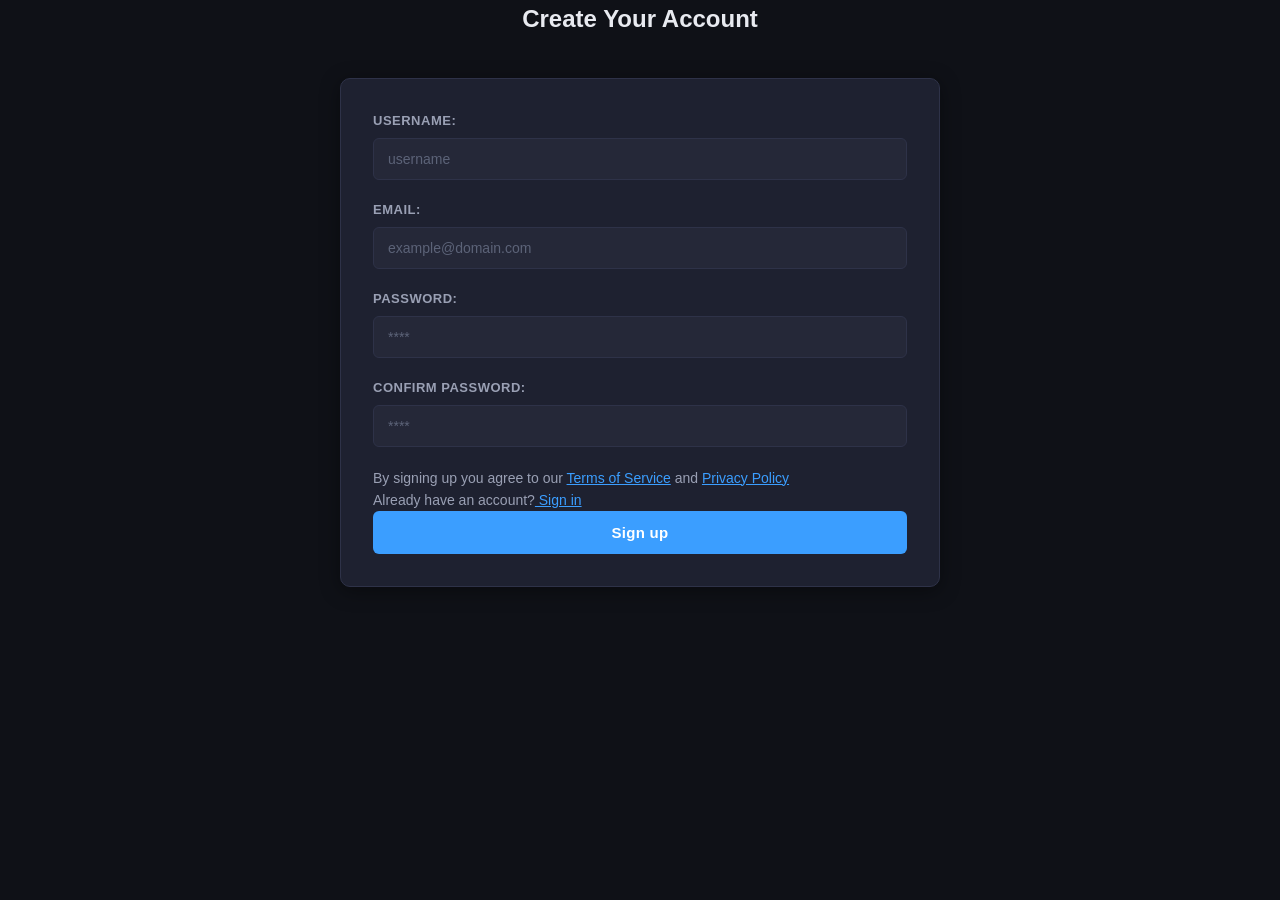
<file: register.html>
<!DOCTYPE html>
<html>
    <head>
        <title>Sign Up - CloudBooks</title>
        <link rel="stylesheet" href="style.css">
    </head>
    <body>
 <h2 style="text-align: center;">Create Your Account</h2>
 <form class="lr-form">
 <label for="user-reg">Username:</label>
 <input type="text" id="user-reg" name="user-reg"placeholder="username" required><br>

 <label for="email-reg">Email:</label>
 <input type="email" id="email-reg" name="email-reg" placeholder="example@domain.com" required><br>
 
  <label for="password-reg">Password:</label>
 <input type="password" id="password-reg" name="password-reg" placeholder="****" required><br>

  <label for="re-password-reg" >Confirm Password:</label>
 <input type="password" id="re-password-reg" name="re-password-reg" placeholder="****" required><br>
<p>By signing up you agree to our <a href="terms.html">Terms of Service</a> and <a href="privacy.html"> Privacy Policy</a></p>
<p>Already have an account?<a href="login.html"> Sign in</a></p>

 <input type="submit" value="Sign up">


 </form>
 <script src="script.js" defer></script>
    </body>

</html>
</file>
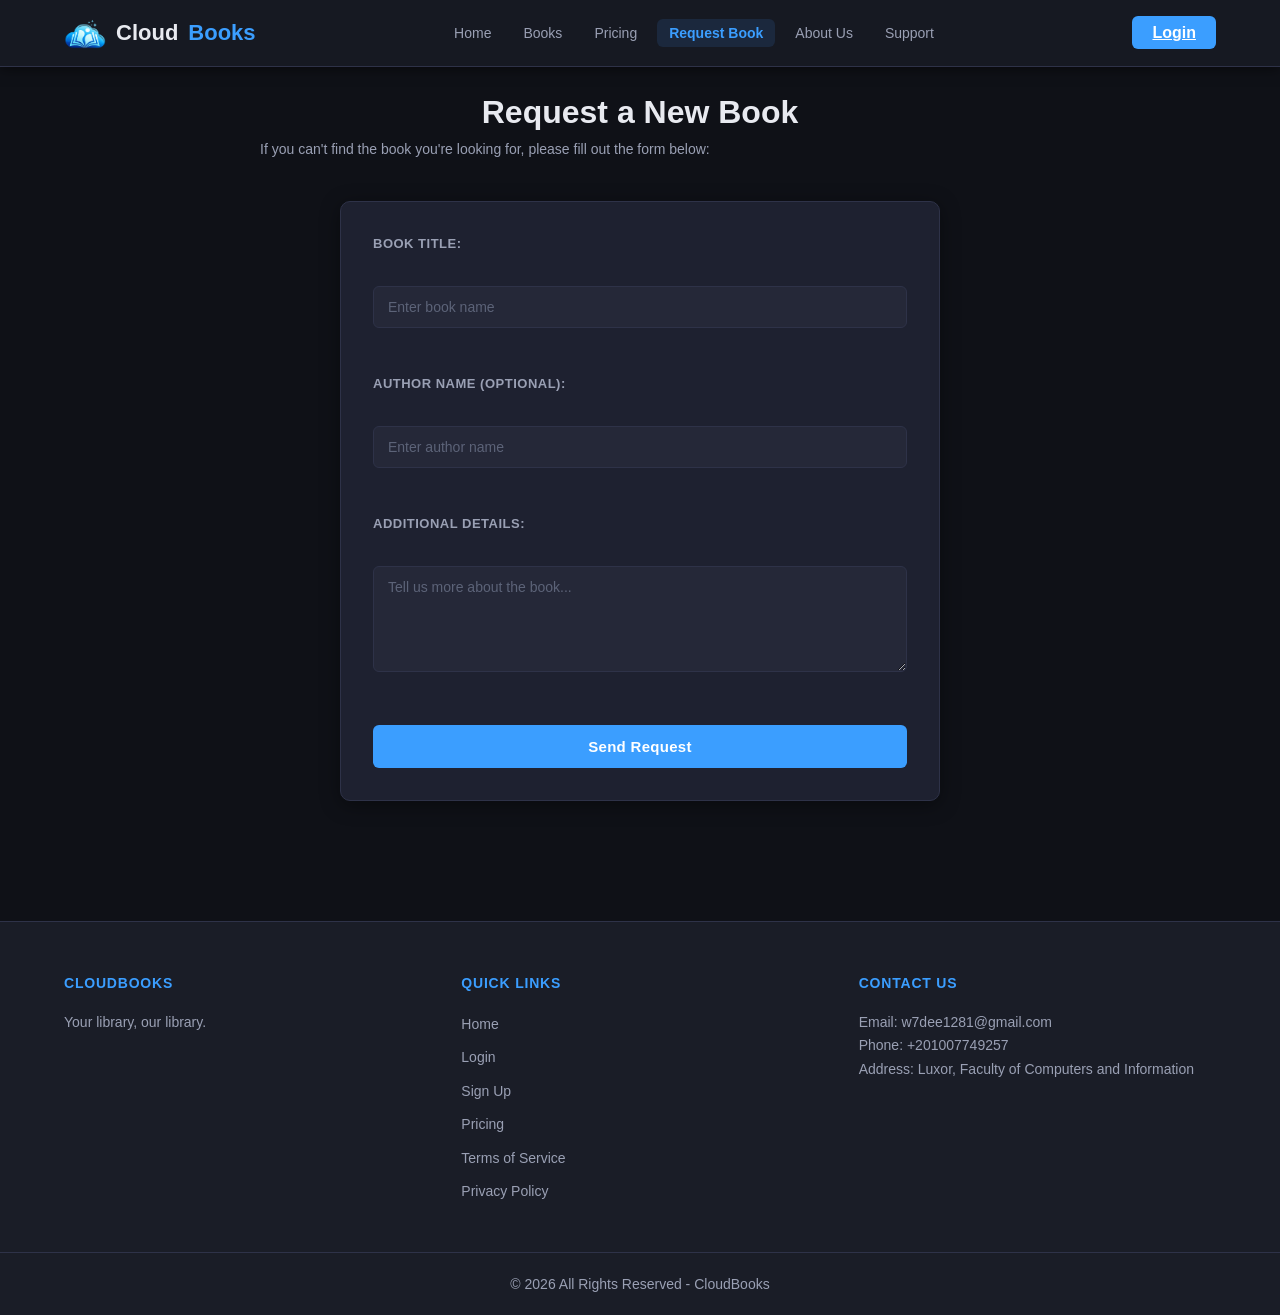
<file: request-book.html>
<!DOCTYPE html>
<html>
<head>
<title>Request a Book CloudBooks</title>
<link rel="stylesheet" href="style.css">
    <link rel="icon" href="favicon.ico" type="image/x-icon">
</head>

<body>
    <nav class="main-nav">
    <div class="nav-container">
        <div class="logo">
            <a href="index.html"><img src="logo.png" alt="CloudBooks Logo" class="nav-logo">Cloud<span>Books</span></a>
        </div>

        <ul class="nav-links">
            <li><a href="index.html">Home</a></li>
            <li><a href="books.html">Books</a></li>
            <li><a href="pricing.html">Pricing</a></li>
            <li><a href="request-book.html">Request Book</a></li>
            <li><a href="about.html">About Us</a></li>
            <li><a href="support.html">Support</a></li>
        </ul>

        <div class="nav-auth">
        </div>
    </div>
</nav>
<main style="padding: 20px; max-width: 800px; margin: auto;">
        <h1 style="text-align: center;"> Request a New Book</h1>
        <p>If you can't find the book you're looking for, please fill out the form below:</p>

        <form id="requestForm">
            <label for="bookName">Book Title:</label><br>
            <input type="text" id="bookName" name="bookName" placeholder="Enter book name" required><br><br>

            <label for="author">Author Name (Optional):</label><br>
            <input type="text" id="author" name="author" placeholder="Enter author name"><br><br>

            <label for="details">Additional Details:</label><br>
            <textarea id="details" name="details" placeholder="Tell us more about the book..." rows="5" style="width: 100%;"></textarea><br><br>

            <button type="submit" class="btn-primary">Send Request</button>
        </form>
    </main>
    <script src="script.js" defer></script>
</body>
<footer class="main-footer">
    <div class="footer-container">
        <div class="footer-section about">
            <h3>CloudBooks</h3>
            <p>Your library, our library.</p>
        </div>

        <div class="footer-section links">
            <h4>Quick Links</h4>
            <ul>
                <li><a href="index.html">Home</a></li>
                <li><a href="login.html">Login</a></li>
                <li><a href="register.html">Sign Up</a></li>
                <li><a href="pricing.html">Pricing</a></li>
                <li><a href="terms.html">Terms of Service</a></li>
                <li><a href="privacy.html">Privacy Policy</a></li>
            </ul>
        </div>

        <div class="footer-section contact">
            <h4>Contact Us</h4>
            <p>Email: w7dee1281@gmail.com</p>
            <p>Phone: +201007749257</p>
            <p>Address: Luxor, Faculty of Computers and Information</p>
        </div>
    </div>

    <div class="footer-bottom">
        <p>&copy; 2026 All Rights Reserved - CloudBooks</p>
    </div>
</footer>
</html>
</file>
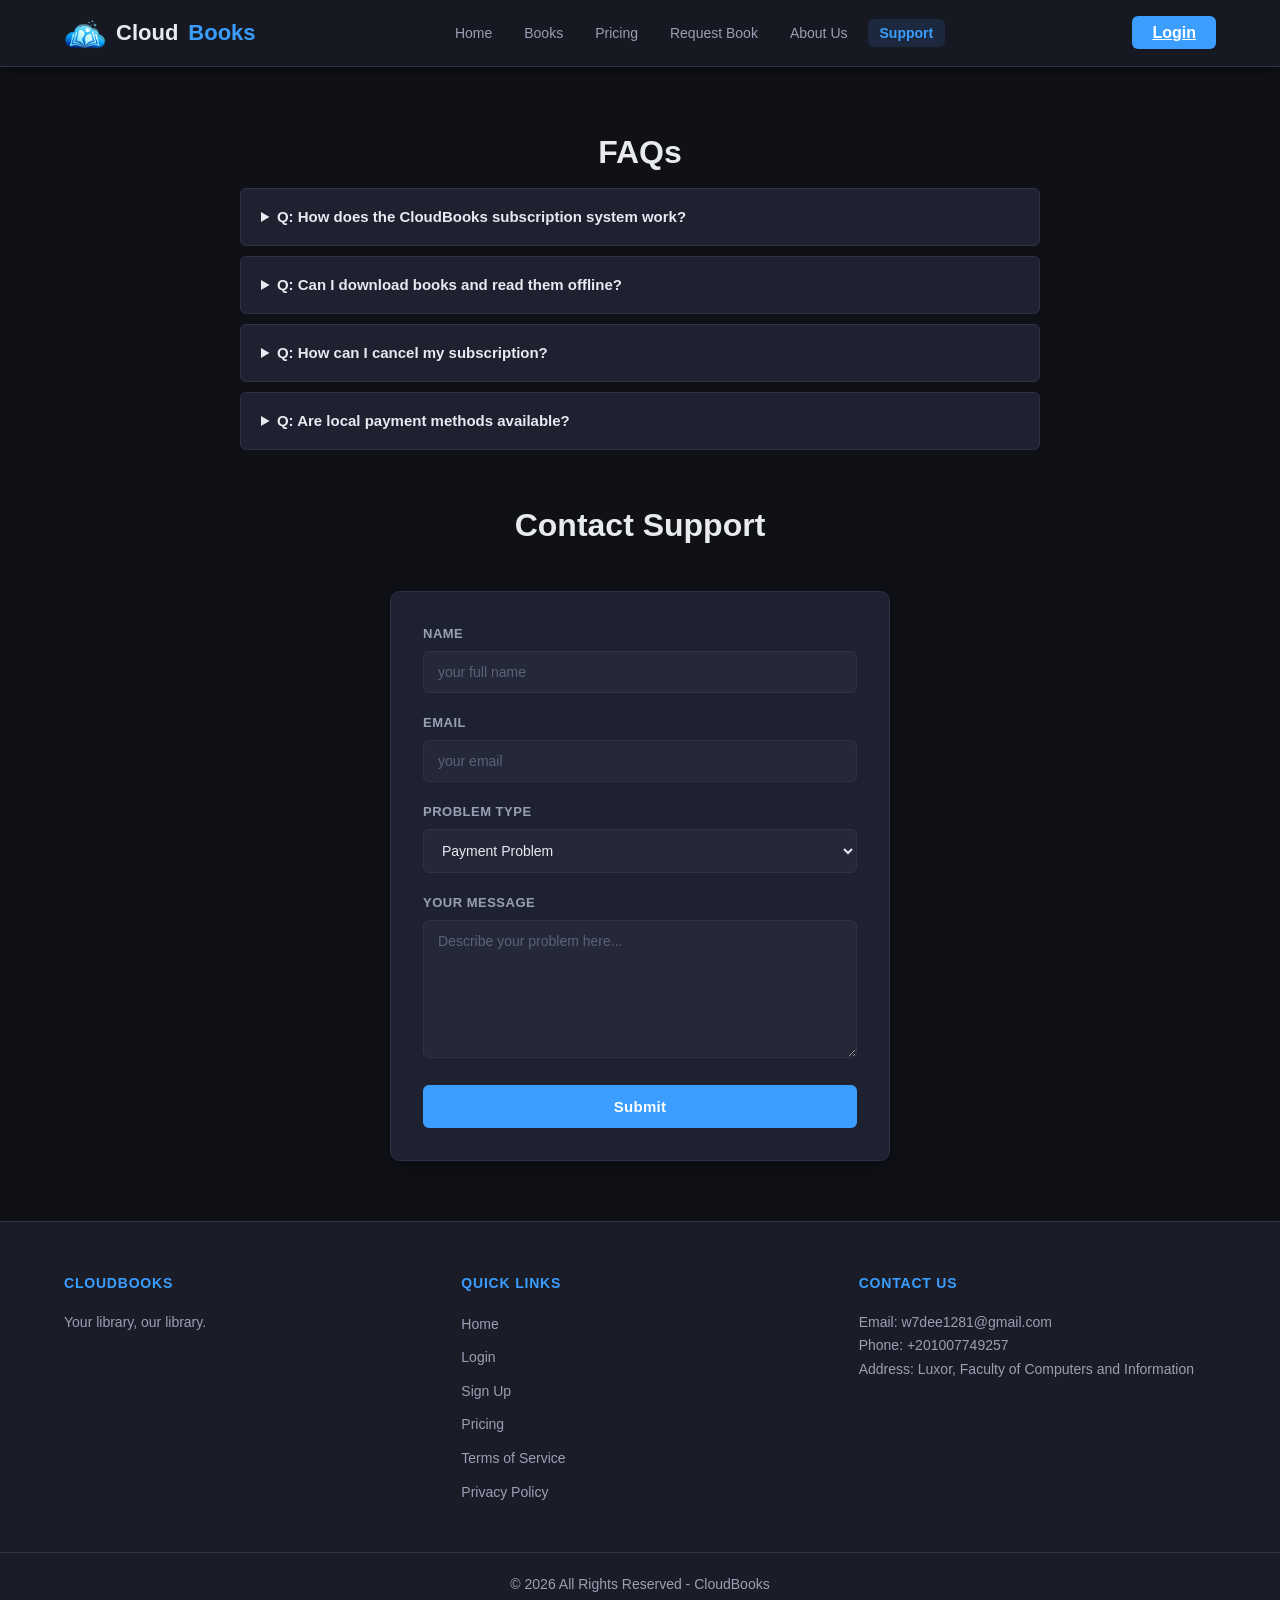
<file: support.html>
<!DOCTYPE html>
<html>
<head>
<title>support</title>
<link rel="stylesheet" href="style.css">
    <link rel="icon" href="favicon.ico" type="image/x-icon">
<meta charset="utf-8">
</head>
<body>
        <nav class="main-nav">
    <div class="nav-container">
        <div class="logo">
            <a href="index.html"><img src="logo.png" alt="CloudBooks Logo" class="nav-logo">Cloud<span>Books</span></a>
        </div>

        <ul class="nav-links">
            <li><a href="index.html">Home</a></li>
            <li><a href="books.html">Books</a></li>
            <li><a href="pricing.html">Pricing</a></li>
            <li><a href="request-book.html">Request Book</a></li>
            <li><a href="about.html">About Us</a></li>
            <li><a href="support.html">Support</a></li>
        </ul>

        <div class="nav-auth">
        </div>
    </div>
</nav>
<div class="container">
    <div>
        <h1 style="text-align: center; padding-top: 20px;">FAQs</h1>
        <details>
            <summary>Q: How does the CloudBooks subscription system work?</summary>
            <p>A: Once you subscribe, you get full and unlimited access to all the books in the library for the duration of your subscription.</p>
        </details>
        <details>
            <summary>Q: Can I download books and read them offline?</summary>
            <p>A: Yes, the app allows you to download books into your account to read at any time.</p>
        </details>
        <details>
            <summary>Q: How can I cancel my subscription?</summary>
            <p>A: You can cancel your subscription at any time through your account settings (user dashboard), and the books you need will remain available to you until the end of the current subscription period.</p>
        </details>
        <details>
            <summary>Q: Are local payment methods available?</summary>
            <p>A: Yes, we support payment via “Fawry” and electronic wallets to facilitate subscription for students.</p>
        </details>
    </div>

    <div>
        <h1 style="text-align: center; padding: 40px 0 0;">Contact Support</h1>
        <form id="supportForm">
            <label for="name">Name</label>
            <input required type="text" name="name" placeholder="your full name" id="name">

            <label for="email">Email</label>
            <input required type="email" name="email" placeholder="your email" id="email">

            <label for="problem">Problem Type</label>
            <select name="problem" id="problem">
                <option>Payment Problem</option>
                <option>Problem Opening a Book</option>
                <option>Suggest a New Book</option>
                <option>Other</option>
            </select>

            <label for="message">Your Message</label>
            <textarea id="message" name="message" rows="7" placeholder="Describe your problem here..."></textarea>

            <button type="submit" class="btn-primary" name="submit">Submit</button>
        </form>
    </div>
    <script src="script.js" defer></script>
</div>
</body>
<footer class="main-footer">
    <div class="footer-container">
        <div class="footer-section about">
            <h3>CloudBooks</h3>
            <p>Your library, our library.</p>
        </div>

        <div class="footer-section links">
            <h4>Quick Links</h4>
            <ul>
                <li><a href="index.html">Home</a></li>
                <li><a href="login.html">Login</a></li>
                <li><a href="register.html">Sign Up</a></li>
                <li><a href="pricing.html">Pricing</a></li>
                <li><a href="terms.html">Terms of Service</a></li>
                <li><a href="privacy.html">Privacy Policy</a></li>
            </ul>
        </div>

        <div class="footer-section contact">
            <h4>Contact Us</h4>
            <p>Email: w7dee1281@gmail.com</p>
            <p>Phone: +201007749257</p>
            <p>Address: Luxor, Faculty of Computers and Information</p>
        </div>
    </div>

    <div class="footer-bottom">
        <p>&copy; 2026 All Rights Reserved - CloudBooks</p>
    </div>
</footer>
</html>
</file>
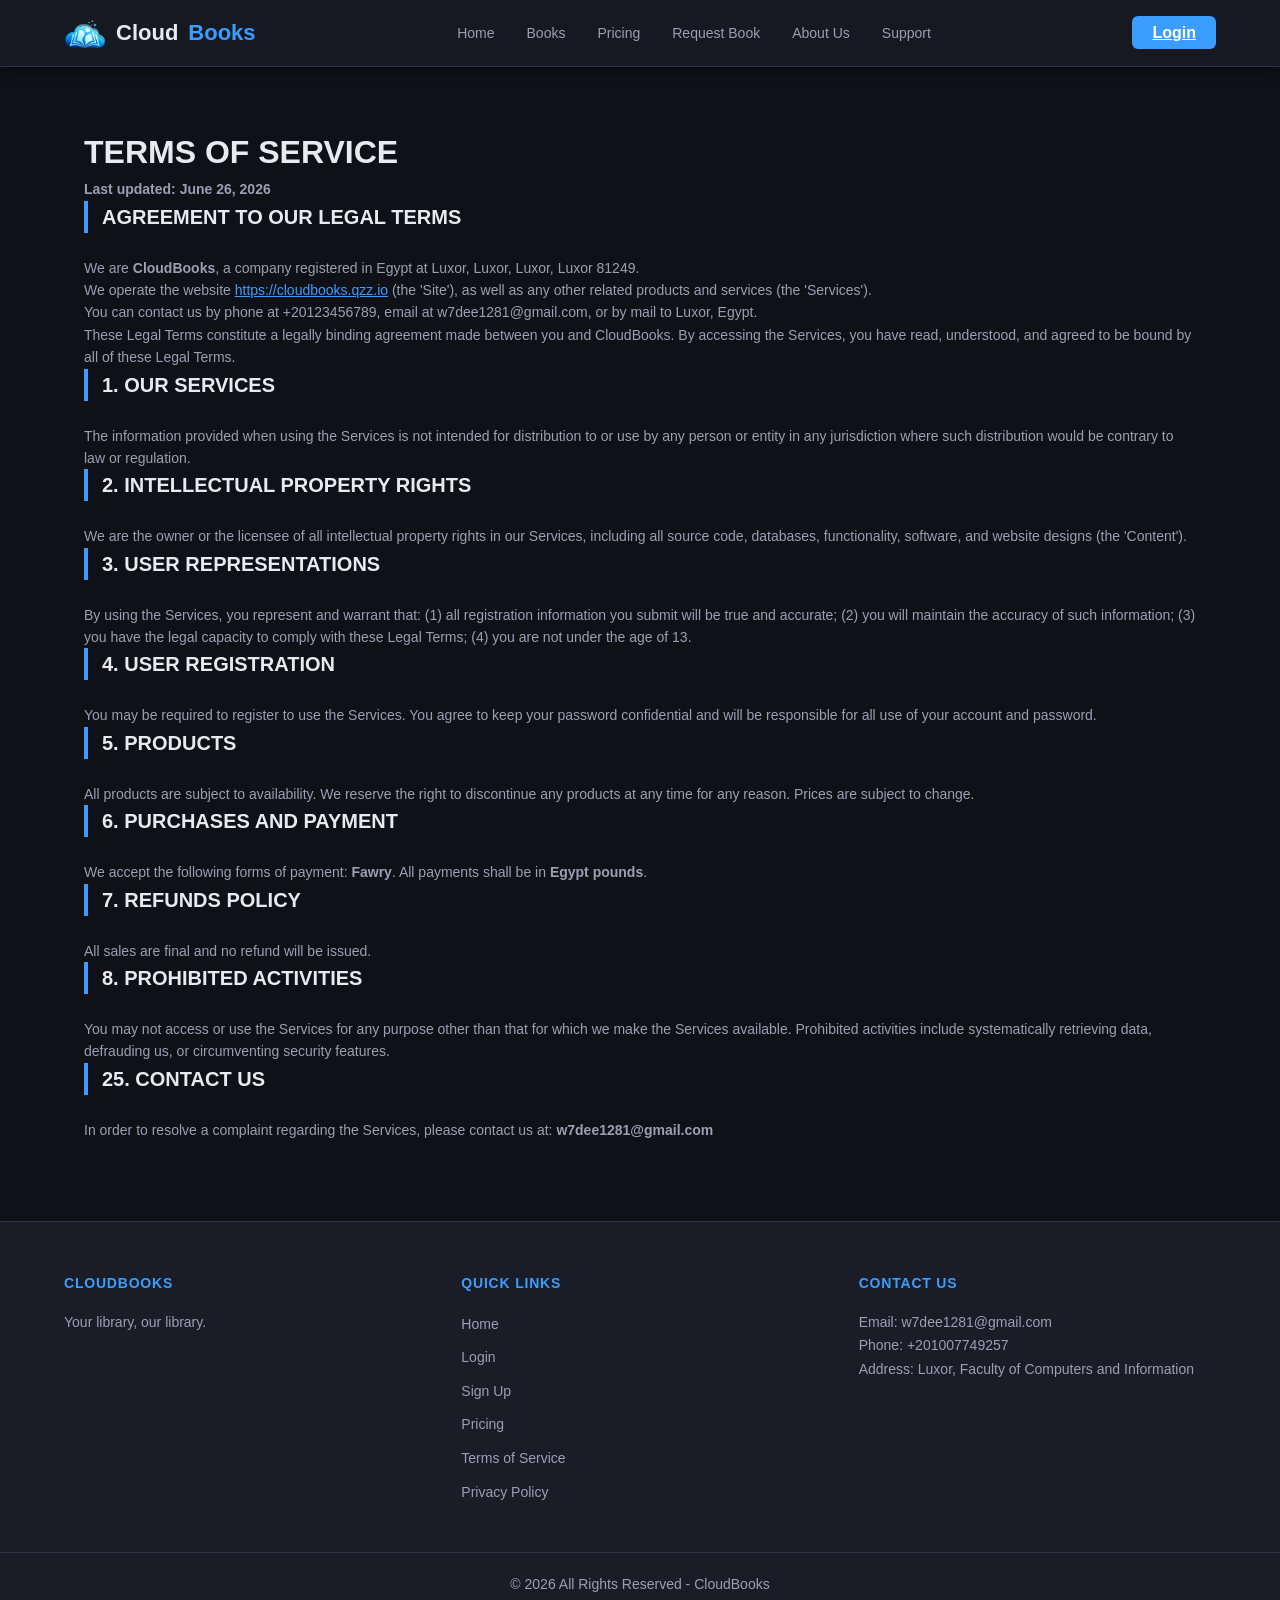
<file: terms.html>
<!DOCTYPE html>
<html>
<head>
    <title>Terms of Service</title>
    <link rel="stylesheet" href="style.css">
    <link rel="icon" href="favicon.ico" type="image/x-icon">
</head>
<body>
    <nav class="main-nav">
        <div class="nav-container">
            <div class="logo">
                <a href="index.html"><img src="logo.png" alt="CloudBooks Logo" class="nav-logo">Cloud<span>Books</span></a>
            </div>

            <ul class="nav-links">
                <li><a href="index.html">Home</a></li>
                <li><a href="books.html">Books</a></li>
                <li><a href="pricing.html">Pricing</a></li>
                <li><a href="request-book.html">Request Book</a></li>
                <li><a href="about.html">About Us</a></li>
                <li><a href="support.html">Support</a></li>
            </ul>

            <div class="nav-auth">
            </div>
        </div>
    </nav>

    <div class="container">
        <div style="text-align: left; padding: 20px;">
            <h1>TERMS OF SERVICE</h1>
            <p><strong>Last updated: June 26, 2026</strong></p>

            <div class="section">
                <h2>AGREEMENT TO OUR LEGAL TERMS</h2>
                <p>We are <strong>CloudBooks</strong>, a company registered in Egypt at Luxor, Luxor, Luxor, Luxor 81249.</p>
                <p>We operate the website <a href="https://cloudbooks.qzz.io" target="_blank">https://cloudbooks.qzz.io</a> (the 'Site'), as well as any other related products and services (the 'Services').</p>
                <p>You can contact us by phone at +20123456789, email at w7dee1281@gmail.com, or by mail to Luxor, Egypt.</p>
                <p>These Legal Terms constitute a legally binding agreement made between you and CloudBooks. By accessing the Services, you have read, understood, and agreed to be bound by all of these Legal Terms.</p>
            </div>

            <div class="section">
                <h2>1. OUR SERVICES</h2>
                <p>The information provided when using the Services is not intended for distribution to or use by any person or entity in any jurisdiction where such distribution would be contrary to law or regulation.</p>
            </div>

            <div class="section">
                <h2>2. INTELLECTUAL PROPERTY RIGHTS</h2>
                <p>We are the owner or the licensee of all intellectual property rights in our Services, including all source code, databases, functionality, software, and website designs (the 'Content').</p>
            </div>

            <div class="section">
                <h2>3. USER REPRESENTATIONS</h2>
                <p>By using the Services, you represent and warrant that: (1) all registration information you submit will be true and accurate; (2) you will maintain the accuracy of such information; (3) you have the legal capacity to comply with these Legal Terms; (4) you are not under the age of 13.</p>
            </div>

            <div class="section">
                <h2>4. USER REGISTRATION</h2>
                <p>You may be required to register to use the Services. You agree to keep your password confidential and will be responsible for all use of your account and password.</p>
            </div>

            <div class="section">
                <h2>5. PRODUCTS</h2>
                <p>All products are subject to availability. We reserve the right to discontinue any products at any time for any reason. Prices are subject to change.</p>
            </div>

            <div class="section">
                <h2>6. PURCHASES AND PAYMENT</h2>
                <p>We accept the following forms of payment: <strong>Fawry</strong>. All payments shall be in <strong>Egypt pounds</strong>.</p>
            </div>

            <div class="section">
                <h2>7. REFUNDS POLICY</h2>
                <p>All sales are final and no refund will be issued.</p>
            </div>

            <div class="section">
                <h2>8. PROHIBITED ACTIVITIES</h2>
                <p>You may not access or use the Services for any purpose other than that for which we make the Services available. Prohibited activities include systematically retrieving data, defrauding us, or circumventing security features.</p>
            </div>

            <div class="section">
                <h2>25. CONTACT US</h2>
                <p>In order to resolve a complaint regarding the Services, please contact us at: <strong>w7dee1281@gmail.com</strong></p>
            </div>
        </div>
    </div>

    <script src="script.js" defer></script>
    <footer class="main-footer">
        <div class="footer-container">
            <div class="footer-section about">
                <h3>CloudBooks</h3>
                <p>Your library, our library.</p>
            </div>

            <div class="footer-section links">
                <h4>Quick Links</h4>
                <ul>
                    <li><a href="index.html">Home</a></li>
                    <li><a href="login.html">Login</a></li>
                    <li><a href="register.html">Sign Up</a></li>
                    <li><a href="pricing.html">Pricing</a></li>
                    <li><a href="terms.html">Terms of Service</a></li>
                    <li><a href="privacy.html">Privacy Policy</a></li>
                </ul>
            </div>

            <div class="footer-section contact">
                <h4>Contact Us</h4>
                <p>Email: w7dee1281@gmail.com</p>
                <p>Phone: +201007749257</p>
                <p>Address: Luxor, Faculty of Computers and Information</p>
            </div>
        </div>

        <div class="footer-bottom">
            <p>&copy; 2026 All Rights Reserved - CloudBooks</p>
        </div>
    </footer>
</body>
</html>
</file>
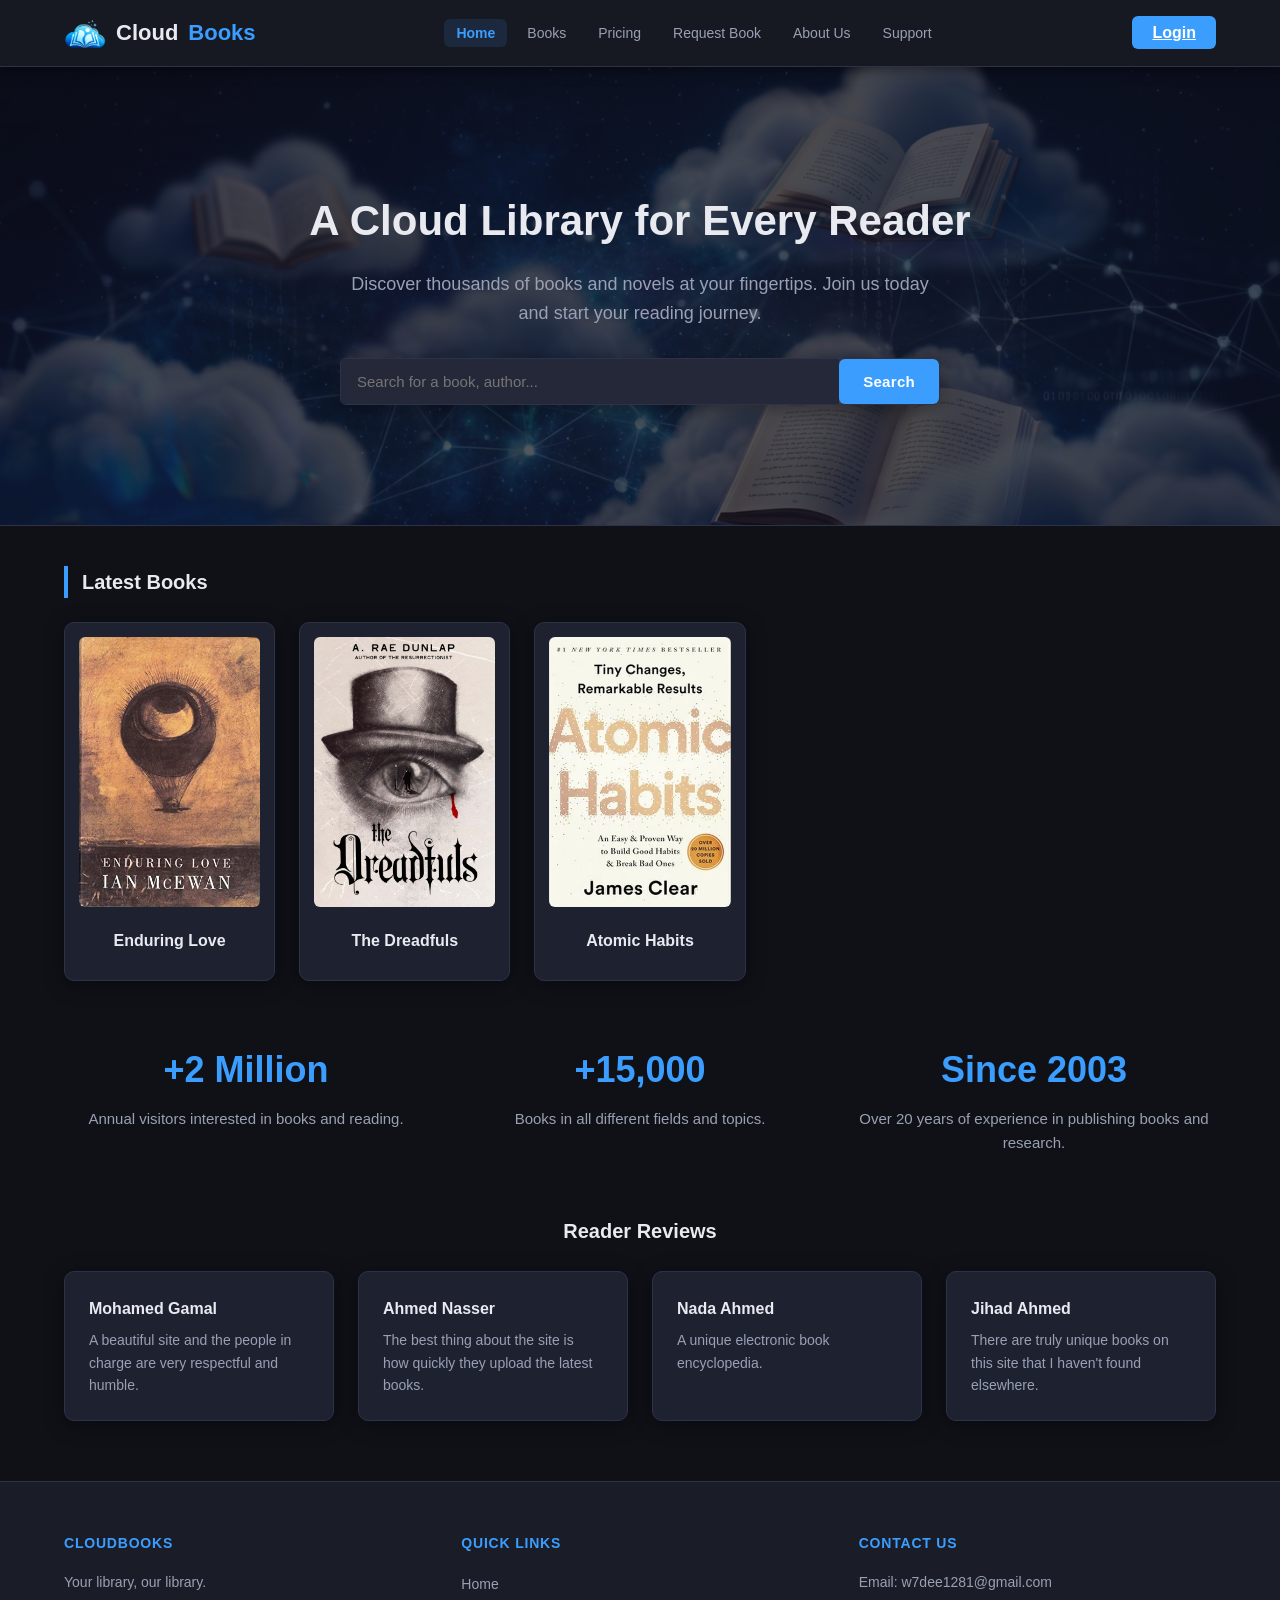
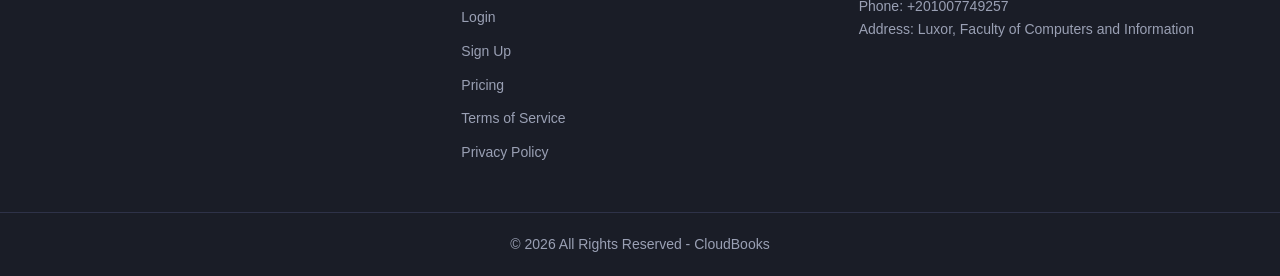
<file: admin/admin_dashboard.html>
<!DOCTYPE html>
<html>
    <head>
        <title>Admin</title>
        <link rel="stylesheet" href="../style.css">
    <link rel="icon" href="../favicon.ico" type="image/x-icon">
    </head>
    <body>
<nav class="main-nav">
    <div class="nav-container">
        <div class="logo">
            <a href="../index.html"><img src="../logo.png" alt="CloudBooks Logo" class="nav-logo">Cloud<span>Books</span></a>
        </div>
        <div class="nav-links">
            <a href="admin_dashboard.html">Dashboard</a>
            <a href="users.html">Users</a>
        </div>
        <div class="nav-auth">
        </div>
    </div>
</nav>

<header>
    <h1>Admin Dashboard</h1>
</header>

<main class="container">
    <section class="add-book-section">
        <h2>Add New Book</h2>
        <form class="admin-form">
            <div class="input-group">
                <label for="book-name">Book Name:</label>
                <input type="text" id="book-name" name="book_name" placeholder="Enter book title" required>
            </div>

            <div class="input-group">
                <label for="book-description">Book Description:</label>
                <textarea id="book-description" name="book_desc" placeholder="Write a brief summary..." rows="4"></textarea>
            </div>

            <div class="input-group">
                <label for="book-author">Book Author:</label>
                <input type="text" id="book-author" name="book_author" placeholder="Author name" required>
            </div>

            <div class="input-group">
                <label for="book-Section">Section:</label>
                <select id="book-Section" name="book_Section" required>
                    <option value="Novels">Novels</option>
                    <option value="Scientific Books">Scientific Books</option>
                    <option value="Personal Development">Personal Development</option>
                    <option value="History">History</option>
                </select>
            </div>
 
            <div class="input-group">
                <label for="book-cover">Book Cover Image:</label>
                <input type="file" id="book-cover" name="book_cover" accept="image/*" required>
                <small style="color: #666;">Suggested size: 300x450 pixels (JPG/PNG)</small>
            </div>
            <button type="submit" class="btn-admin">Add Book to Library</button>
        </form>
    </section>

    <hr>

    <section class="section">
        <h2>Manage Existing Books</h2>
        <table class="admin-table">
            <thead>
                <tr>
                    <th>ID</th>
                    <th>Book Name</th>
                    <th>Author</th>
                    <th>Section</th>
                    <th>Action</th>
                </tr>
            </thead>
            <tbody>
            </tbody>
        </table>
    </section>
</main>

<footer class="main-footer">
    <div class="footer-container">
        <div class="footer-section about">
            <h3>CloudBooks</h3>
            <p>Your library, our library.</p>
        </div>

        <div class="footer-section links">
            <h4>Quick Links</h4>
            <ul>
                <li><a href="../index.html">Home</a></li>
                <li><a href="../login.html">Login</a></li>
                <li><a href="../register.html">Sign Up</a></li>
                <li><a href="../pricing.html">Pricing</a></li>
                <li><a href="../terms.html">Terms of Service</a></li>
                <li><a href="../privacy.html">Privacy Policy</a></li>
            </ul>
        </div>

        <div class="footer-section contact">
            <h4>Contact Us</h4>
            <p>Email: w7dee1281@gmail.com</p>
            <p>Phone: +201007749257</p>
            <p>Address: Luxor, Faculty of Computers and Information</p>
        </div>
    </div>

    <div class="footer-bottom">
        <p>&copy; 2026 All Rights Reserved - CloudBooks</p>
    </div>
</footer>
<script src="../script.js" defer></script>
</body>
</html>
</file>
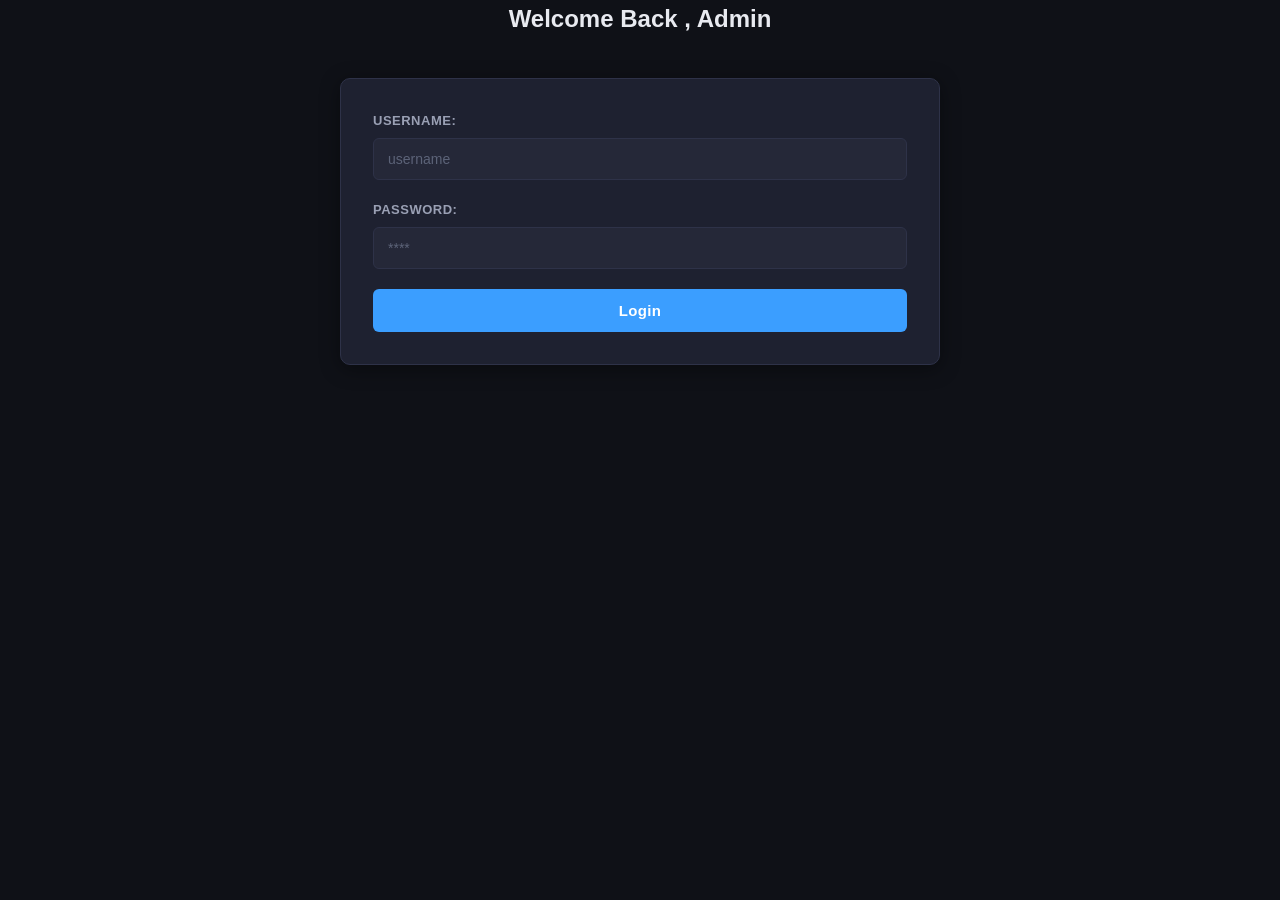
<file: admin/login.html>
<!DOCTYPE html>
<html>
    <head>
        <title>Admin</title>
        <link rel="stylesheet" href="../style.css">
    <link rel="icon" href="../favicon.ico" type="image/x-icon">
    </head>
    <body>
 <h2 style="text-align: center;">Welcome Back , Admin</h2>
 <form class="admin-form">
 <label for="user-logadmin">Username:</label>
 <input type="text" id="user-logadmin" name="user-logadmin"placeholder="username" required><br>
 
  <label for="password-logadmin">Password:</label>
 <input type="password" id="password-logadmin" name="password-logadmin" placeholder="****" required><br>
 
 <input type="submit" value="Login">
 </form>
 <script src="../script.js" defer></script>
    </body>
  
</html>
</file>
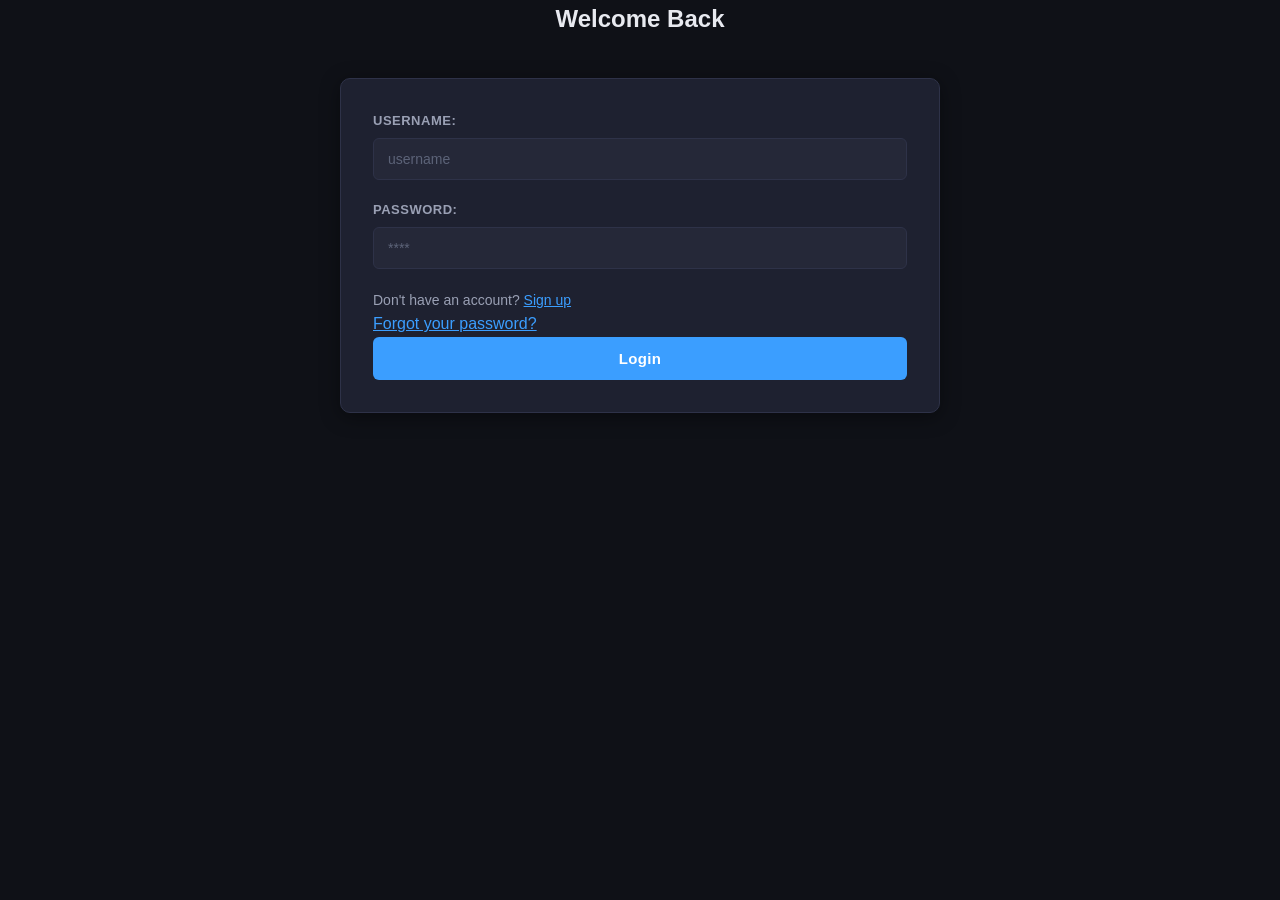
<file: admin/users.html>
<!DOCTYPE html>
<html>
<head>
    <title>Manage Users - Admin</title>
    <link rel="stylesheet" href="../style.css">
    <link rel="icon" href="../favicon.ico" type="image/x-icon">
</head>
<body>

<nav class="main-nav">
    <div class="nav-container">
        <div class="logo">
            <a href="../index.html"><img src="../logo.png" alt="CloudBooks Logo" class="nav-logo">Cloud<span>Books</span></a>
        </div>
        <div class="nav-links">
            <a href="admin_dashboard.html">Dashboard</a>
            <a href="users.html">Users</a>
        </div>
        <div class="nav-auth">
        </div>
    </div>
</nav>

<header>
    <h1>Manage Users</h1>
</header>

<main class="container">
    <section class="section">
        <h2>Registered Users List</h2>
        <table class="admin-table">
            <thead>
                <tr>
                    <th>Username</th>
                    <th>Role</th>
                    <th>Password (Mock)</th>
                </tr>
            </thead>
            <tbody id="usersTableBody">
            </tbody>
        </table>
    </section>
</main>

<footer class="main-footer">
    <div class="footer-container">
        <div class="footer-section about">
            <h3>CloudBooks</h3>
            <p>Your library, our library.</p>
        </div>
        <div class="footer-section links">
            <h4>Quick Links</h4>
            <ul>
                <li><a href="../index.html">Home</a></li>
                <li><a href="../login.html">Login</a></li>
            </ul>
        </div>
        <div class="footer-section contact">
            <h4>Contact Us</h4>
            <p>Email: w7dee1281@gmail.com</p>
        </div>
    </div>
    <div class="footer-bottom">
        <p>&copy; 2026 All Rights Reserved - CloudBooks</p>
    </div>
</footer>
<script src="../script.js" defer></script>
</body>
</html>
</file>
<file: style.css>
* {
    box-sizing: border-box;
    margin: 0;
    padding: 0;
    font-family: 'Segoe UI', Tahoma, Geneva, Verdana, sans-serif;
}

:root {
    --bg-primary:    #0f1117;
    --bg-secondary:  #1a1d27;
    --bg-card:       #1e2130;
    --bg-input:      #252838;
    --border:        #2e3248;
    --accent:        #3b9eff;
    --accent-hover:  #5ab2ff;
    --accent-green:  #2ecc71;
    --accent-red:    #e74c3c;
    --accent-yellow: #f1c40f;
    --text-primary:  #e8eaf0;
    --text-secondary:#9aa0b4;
    --text-muted:    #5c6378;
    --shadow:        0 4px 20px rgba(0, 0, 0, 0.4);
    --radius:        10px;
    --radius-sm:     6px;
}

body {
    background-color: var(--bg-primary);
    color: var(--text-primary);
    line-height: 1.6;
}

.main-nav {
    background-color: rgba(26, 29, 39, 0.75); 
    backdrop-filter: blur(10px); 
    -webkit-backdrop-filter: blur(10px); 
    border-bottom: 1px solid var(--border);
    padding: 0.75rem 0;
    position: sticky;
    top: 0;
    z-index: 1000;
    box-shadow: 0 2px 12px rgba(0, 0, 0, 0.5);
    width: 100%;
}

.nav-container {
    max-width: 1200px;
    margin: 0 auto;
    display: flex;
    justify-content: space-between;
    align-items: center;
    padding: 0 24px;
}

.logo a {
    display: flex;
    align-items: center;
    gap: 10px;
    text-decoration: none;
    font-size: 22px;
    font-weight: 700;
    color: var(--text-primary);
}

.logo a img.nav-logo {
    height: 42px;
    width: 42px;
    object-fit: contain;
}

.logo span {
    color: var(--accent);
}

.nav-links {
    display: flex;
    list-style: none;
    gap: 8px;
    align-items: center;
}

.nav-links a {
    text-decoration: none;
    color: var(--text-secondary);
    font-weight: 500;
    font-size: 14px;
    padding: 6px 12px;
    border-radius: var(--radius-sm);
}

.nav-links a:hover,
.nav-links a.active {
    color: var(--accent);
    background: rgba(59, 158, 255, 0.08);
}

.nav-links a.active {
    font-weight: 700;
    background: rgba(59, 158, 255, 0.12);
}

.btn-login {
    background: var(--accent) !important;
    color: #fff !important;
    padding: 8px 20px !important;
    border-radius: var(--radius-sm) !important;
    font-weight: 600 !important;
}

.btn-login:hover {
    background: var(--accent-hover) !important;
    color: #fff !important;
}

form {
    background: var(--bg-card);
    padding: 32px;
    border-radius: var(--radius);
    border: 1px solid var(--border);
    box-shadow: var(--shadow);
    max-width: 500px;
    margin: 40px auto;
}

.admin-form, .lr-form, #requestForm {
    max-width: 600px;
}

label {
    display: block;
    margin-bottom: 6px;
    font-weight: 600;
    font-size: 13px;
    color: var(--text-secondary);
    text-transform: uppercase;
    letter-spacing: 0.5px;
}

input[type="text"],
input[type="email"],
input[type="password"],
input[type="number"],
textarea,
select {
    width: 100%;
    padding: 12px 14px;
    margin-bottom: 20px;
    background: var(--bg-input);
    border: 1px solid var(--border);
    border-radius: var(--radius-sm);
    font-size: 14px;
    color: var(--text-primary);
}

input[type="text"]::placeholder,
input[type="email"]::placeholder,
input[type="password"]::placeholder,
textarea::placeholder {
    color: var(--text-muted);
}

input:focus,
textarea:focus,
select:focus {
    border-color: var(--accent);
    outline: none;
    box-shadow: 0 0 0 3px rgba(59, 158, 255, 0.12);
}

select option {
    background: var(--bg-input);
    color: var(--text-primary);
}

input[type="submit"],
.btn-admin,
.btn-primary,
.btn-forget,
button[type="submit"] {
    background: var(--accent);
    color: #fff;
    border: none;
    padding: 13px 20px;
    border-radius: var(--radius-sm);
    cursor: pointer;
    width: 100%;
    font-size: 15px;
    font-weight: 700;
    letter-spacing: 0.3px;
}

input[type="submit"]:hover,
.btn-admin:hover,
.btn-primary:hover,
.btn-forget:hover,
button[type="submit"]:hover {
    background: var(--accent-hover);
}

.container {
    max-width: 1200px;
    margin: 40px auto;
    padding: 0 24px;
}

.section h2 {
    border-left: 4px solid var(--accent);
    padding-left: 14px;
    margin-bottom: 24px;
    color: var(--text-primary);
    font-size: 20px;
    font-weight: 700;
}

.books {
    display: grid;
    grid-template-columns: repeat(auto-fill, minmax(200px, 1fr));
    gap: 24px;
    margin-bottom: 50px;
}

.book {
    background: var(--bg-card);
    padding: 14px;
    border-radius: var(--radius);
    border: 1px solid var(--border);
    text-align: center;
    box-shadow: var(--shadow);
}

.book img {
    width: 100%;
    height: 270px;
    object-fit: cover;
    border-radius: var(--radius-sm);
}

.book .title {
    margin: 14px 0 12px;
    font-size: 16px;
    font-weight: 600;
    color: var(--text-primary);
}

.btn {
    display: inline-block;
    background: var(--accent-green);
    color: #fff;
    padding: 8px 22px;
    border-radius: var(--radius-sm);
    text-decoration: none;
    font-size: 13px;
    font-weight: 600;
}

.btn:hover {
    opacity: 0.85;
}

.search-box {
    max-width: 600px;
    margin: 30px auto 0;
    padding: 0 24px;
}

.search-box input {
    background: var(--bg-input);
    border: 1px solid var(--border);
    border-radius: var(--radius-sm);
    color: var(--text-primary);
    padding: 12px 16px;
    font-size: 15px;
    width: 100%;
    margin-bottom: 0;
}

.search-box input:focus {
    border-color: var(--accent);
    outline: none;
    box-shadow: 0 0 0 3px rgba(59, 158, 255, 0.12);
}

header {
    background: var(--bg-secondary);
    border-bottom: 1px solid var(--border);
    padding: 28px 24px;
    text-align: center;
}

header h1 {
    font-size: 28px;
    font-weight: 700;
    color: var(--text-primary);
}

header.header-with-bg {
    position: relative;
    background-size: cover;
    background-position: center;
    padding: 60px 24px;
}

header.header-with-bg::before {
    content: '';
    position: absolute;
    top: 0;
    left: 0;
    right: 0;
    bottom: 0;
    background-color: rgba(15, 17, 23, 0.75);
    z-index: 1;
}

header.header-with-bg h1 {
    position: relative;
    z-index: 2;
}

.hero {
    background-image: url('imgs/hero-background.png');
    background-size: cover;
    background-position: center;
    position: relative;
    padding: 80px 24px;
}

.hero::before {
    content: '';
    position: absolute;
    top: 0;
    left: 0;
    right: 0;
    bottom: 0;
    background-color: rgba(15, 17, 23, 0.7);
    z-index: 1;
}

.hero .container {
    position: relative;
    z-index: 2;
}

.hero h1 {
    font-size: 42px;
    margin-bottom: 16px;
}

.hero p {
    font-size: 18px;
    color: var(--text-secondary);
    max-width: 600px;
    margin: 0 auto;
}

.hero-search-box {
    display: flex;
    max-width: 600px;
    margin: 30px auto 0;
    border-radius: var(--radius-sm);
    overflow: hidden;
    border: 1px solid var(--border);
    box-shadow: var(--shadow);
}

.hero-search-box:focus-within {
    border-color: var(--accent);
    box-shadow: 0 0 0 3px rgba(59, 158, 255, 0.12);
}

.hero-search-box input[type="search"] {
    flex-grow: 1;
    border: none;
    margin-bottom: 0;
    padding: 14px 16px;
    background: var(--bg-input);
    color: var(--text-primary);
    font-size: 15px;
}

.hero-search-box input[type="search"]:focus {
    outline: none;
    box-shadow: none;
}

.hero-search-box button {
    background: var(--accent);
    color: #fff;
    border: none;
    padding: 0 24px;
    cursor: pointer;
    font-size: 15px;
    font-weight: 700;
    width: auto;
}

.hero-search-box button:hover {
    background: var(--accent-hover);
}

.stats {
    display: flex;
    flex-wrap: wrap;
    justify-content: center;
    gap: 30px;
    text-align: center;
    margin-top: 60px;
    margin-bottom: 60px;
}

.stat-item {
    flex: 1 1 250px;
    max-width: 380px;
}

.stat-item h3 {
    font-size: 36px;
    font-weight: 700;
    color: var(--accent);
    margin-bottom: 8px;
}

.stat-item p {
    font-size: 15px;
    color: var(--text-secondary);
}

.ratings-list {
    list-style: none;
    display: grid;
    grid-template-columns: repeat(auto-fit, minmax(250px, 1fr));
    gap: 24px;
}

.rating-item {
    background: var(--bg-card);
    padding: 24px;
    border-radius: var(--radius);
    border: 1px solid var(--border);
    box-shadow: var(--shadow);
}

.rating-item h5 {
    font-size: 16px;
    font-weight: 700;
    color: var(--text-primary);
    margin-bottom: 8px;
}

.admin-table {
    width: 100%;
    border-collapse: collapse;
    background: var(--bg-card);
    border-radius: var(--radius);
    overflow: hidden;
    border: 1px solid var(--border);
    margin-top: 20px;
}

.admin-table th,
.admin-table td {
    padding: 14px 16px;
    border-bottom: 1px solid var(--border);
    text-align: left;
    font-size: 14px;
}

.admin-table th {
    background: var(--bg-secondary);
    color: var(--accent);
    font-weight: 700;
    font-size: 12px;
    text-transform: uppercase;
    letter-spacing: 0.6px;
}

.admin-table tr:last-child td {
    border-bottom: none;
}

.admin-table tr:hover td {
    background: rgba(59, 158, 255, 0.04);
}

.btn-edit   { background: var(--accent-yellow); color: #111; border: none; padding: 5px 12px; border-radius: var(--radius-sm); cursor: pointer; font-weight: 600; font-size: 13px; }
.btn-delete { background: var(--accent-red);    color: #fff; border: none; padding: 5px 12px; border-radius: var(--radius-sm); cursor: pointer; font-weight: 600; font-size: 13px; }

.btn-edit:hover   { opacity: 0.85; }
.btn-delete:hover { opacity: 0.85; }

details {
    background: var(--bg-card);
    border: 1px solid var(--border);
    margin: 10px auto;
    max-width: 800px;
    padding: 16px 20px;
    border-radius: var(--radius-sm);
    cursor: pointer;
    color: var(--text-primary);
}

details[open] {
    border-color: var(--accent);
}

summary {
    font-weight: 600;
    color: var(--text-primary);
    font-size: 15px;
}

details p {
    margin-top: 10px;
    color: var(--text-secondary);
    font-size: 14px;
}

a {
    color: var(--accent);
}

a:hover {
    color: var(--accent-hover);
}

p {
    color: var(--text-secondary);
    font-size: 14px;
}

h2, h3, h4 {
    color: var(--text-primary);
}

.pricing-header {
    text-align: center;
    margin-bottom: 50px;
}

.pricing-header h1 {
    font-size: 32px;
    margin-bottom: 8px;
}

.pricing-header p {
    font-size: 16px;
    max-width: 600px;
    margin: 0 auto;
}

.pricing-card {
    background: var(--bg-card);
    border: 1px solid var(--border);
    border-radius: var(--radius);
    padding: 32px;
    max-width: 400px;
    margin: 0 auto;
    text-align: center;
    box-shadow: var(--shadow);
    border-top: 4px solid var(--accent);
}

.pricing-card h3 {
    font-size: 22px;
    font-weight: 700;
    margin-bottom: 12px;
    color: var(--accent);
}

.main-footer {
    background: var(--bg-secondary);
    border-top: 1px solid var(--border);
    color: var(--text-secondary);
    padding: 50px 0 20px;
    margin-top: 60px;
}

.pricing-card .price {
    font-size: 48px;
    font-weight: 700;
    margin-bottom: 8px;
}

.pricing-card .price-desc {
    font-size: 14px;
    color: var(--text-muted);
    margin-bottom: 24px;
}

.pricing-features {
    list-style: none;
    text-align: left;
    margin-bottom: 32px;
}

.pricing-features li {
    margin-bottom: 12px;
    display: flex;
    align-items: center;
    gap: 10px;
    font-size: 15px;
}

.pricing-features li::before {
    content: '✔';
    color: var(--accent-green);
    font-weight: bold;
}

.btn-pricing {
    display: block;
    background: var(--accent);
    color: #fff;
    padding: 13px 20px;
    border-radius: var(--radius-sm);
    text-decoration: none;
    font-size: 15px;
    font-weight: 700;
    letter-spacing: 0.3px;
    width: 100%;
    text-align: center;
    transition: background-color 0.2s ease;
}

.btn-pricing:hover {
    background: var(--accent-hover);
}

.footer-container {
    max-width: 1200px;
    margin: 0 auto;
    display: grid;
    grid-template-columns: repeat(auto-fit, minmax(220px, 1fr));
    gap: 40px;
    padding: 0 24px;
}

.footer-section h3,
.footer-section h4 {
    margin-bottom: 16px;
    color: var(--accent);
    font-size: 14px;
    text-transform: uppercase;
    letter-spacing: 0.8px;
}

.footer-section p {
    font-size: 14px;
    color: var(--text-secondary);
    line-height: 1.7;
}

.footer-section ul {
    list-style: none;
}

.footer-section ul li {
    margin-bottom: 8px;
}

.footer-section a {
    color: var(--text-secondary);
    text-decoration: none;
    font-size: 14px;
}

.footer-section a:hover {
    color: var(--accent);
}

.footer-bottom {
    text-align: center;
    margin-top: 40px;
    padding-top: 20px;
    border-top: 1px solid var(--border);
    font-size: 13px;
    color: var(--text-muted);
}

.team-grid {
    display: flex;
    flex-wrap: wrap;
    gap: 24px;
    justify-content: center;
}

.team-member {
    background: var(--bg-card);
    padding: 24px;
    border-radius: var(--radius);
    border: 1px solid var(--border);
    text-align: center;
    box-shadow: var(--shadow);
    transition: transform 0.2s ease, box-shadow 0.2s ease;
    width: 260px;
    display: flex;
    flex-direction: column;
    align-items: center;
}

.team-member:hover {
    transform: translateY(-5px);
    box-shadow: 0 8px 25px rgba(0, 0, 0, 0.5);
    border-color: var(--accent);
}

.team-avatar {
    width: 90px;
    height: 90px;
    border-radius: 50%;
    background-color: var(--bg-input);
    margin-bottom: 20px;
    background-image: url("data:image/svg+xml,%3Csvg xmlns='http://www.w3.org/2000/svg' viewBox='0 0 24 24' fill='%235c6378'%3E%3Cpath d='M12 12c2.21 0 4-1.79 4-4s-1.79-4-4-4-4 1.79-4 4 1.79 4 4 4zm0 2c-2.67 0-8 1.34-8 4v2h16v-2c0-2.66-5.33-4-8-4z'/%3E%3C/svg%3E");
    background-repeat: no-repeat;
    background-position: center;
    background-size: 55%;
}

.team-member h4 {
    margin-bottom: 4px;
}

.team-role {
    color: var(--text-muted);
}

.payment-methods {
    display: grid;
    grid-template-columns: repeat(3, 1fr);
    gap: 16px;
    margin-bottom: 24px;
}

.payment-method {
    background: var(--bg-input);
    border: 1px solid var(--border);
    border-radius: var(--radius-sm);
    padding: 20px;
    cursor: pointer;
    transition: all 0.2s ease;
    display: flex;
    align-items: center;
    justify-content: center;
}

.payment-method:has(input:checked) {
    border-color: var(--accent);
    background: rgba(59, 158, 255, 0.1);
}

.payment-method input[type="radio"] { display: none; }
.payment-method img { height: 24px; max-width: 80px; object-fit: contain; }

header.books-header {
    background-image: url('imgs/books.png');
}

header.about-header {
    background-image: url('imgs/about.png');
}
</file>
